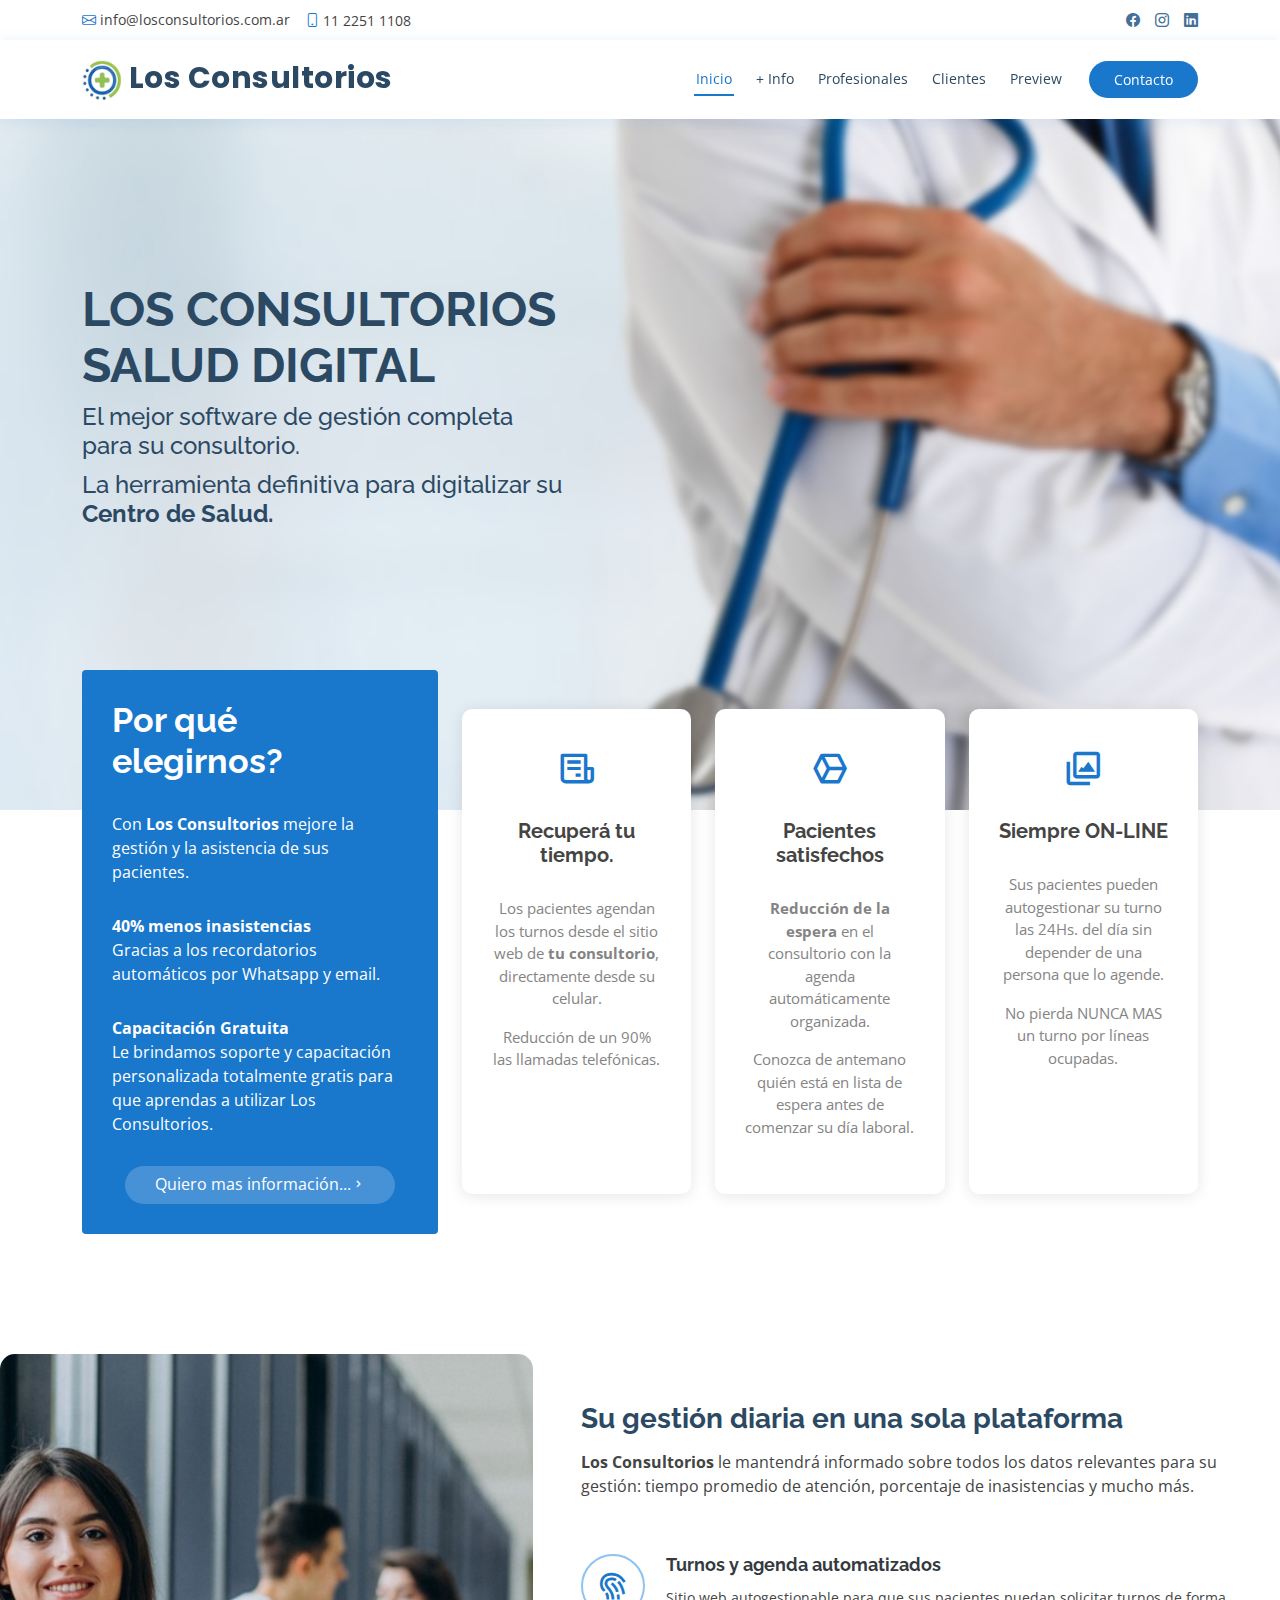
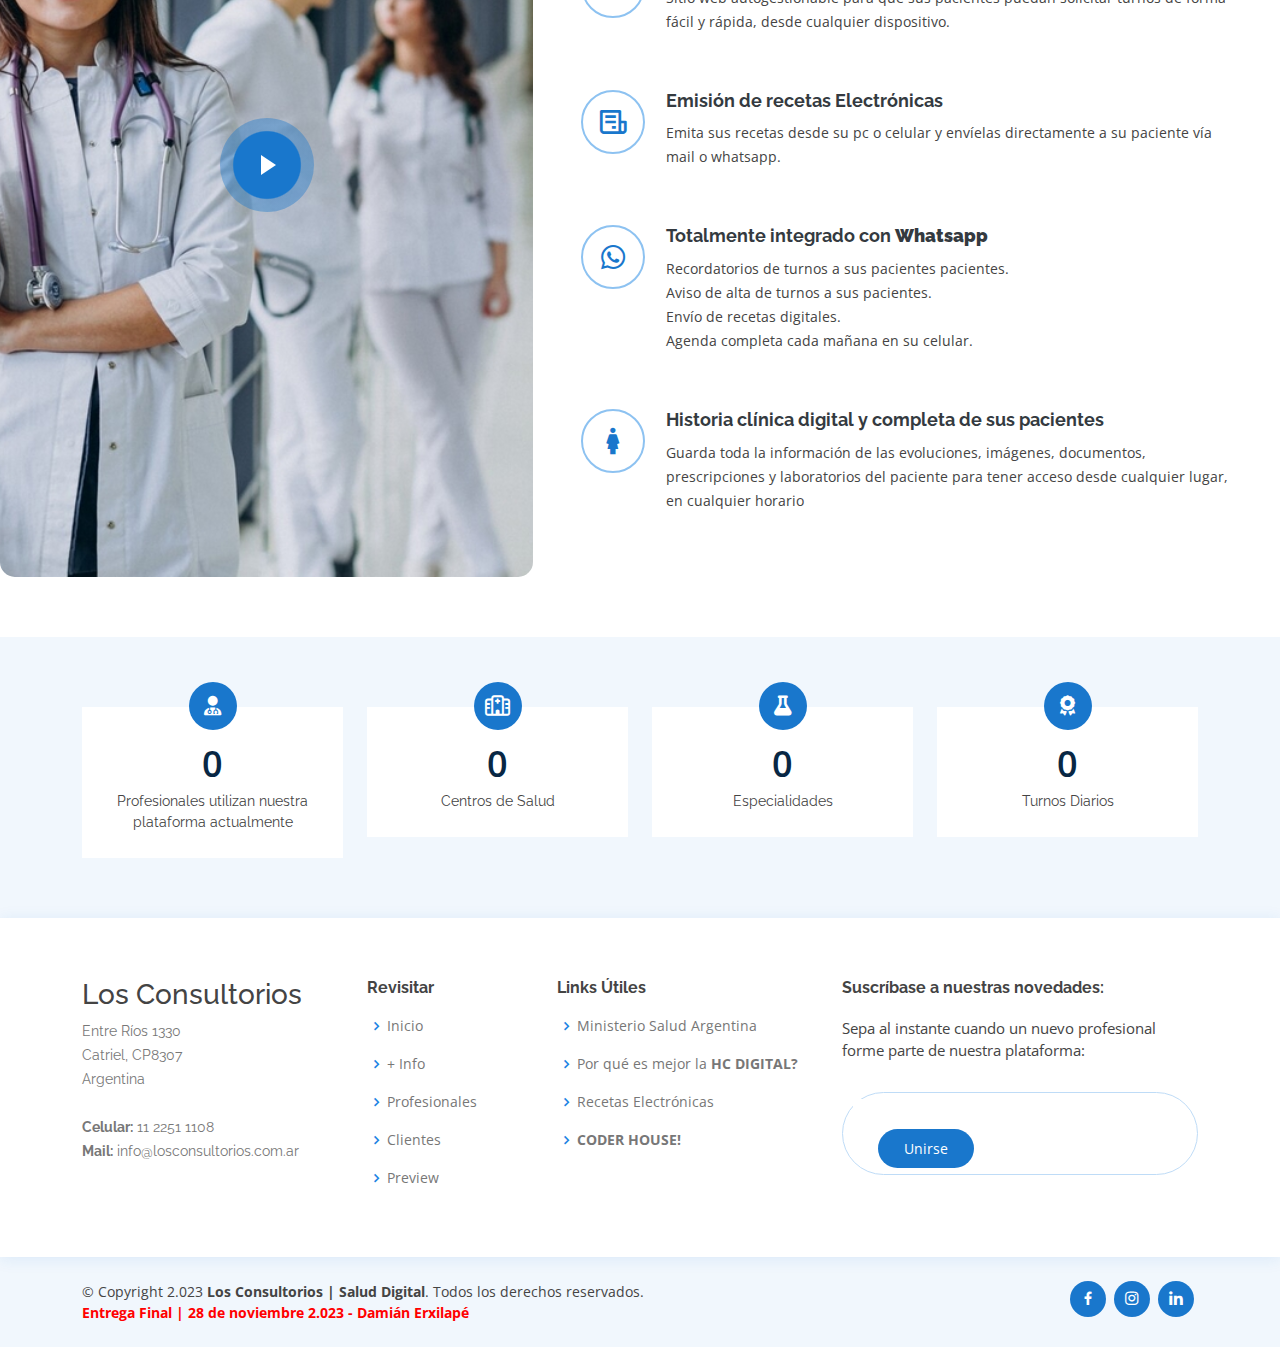
<file: index.html>
<!DOCTYPE html>
<html lang="es">

<head>
  <meta charset="utf-8">
  <meta content="width=device-width, initial-scale=1.0" name="viewport">
  <title>Los Consultorios | Salud Digital</title>
  
  <meta name="author" content="Los Consultorios Salud Digital">

  <!-- METAS -->
  <meta name="description" content="Organizá tu centro de salud de forma rápida y simple. Gestiona tu agenda e historia clínica de tus pacientes. Comenzá a utilizarlo ahora! | Los Consultorios Salud Digital">

  <meta name="keywords" content="consultorio virtual, turnos online desde tu celular, autogestión de turnos, gestion de centros de salud online, historia clinica online, agenda de pacientes, interconsultas, red social medicos">

  <!-- FAVICON -->
  <link href="./favicon.ico" rel="icon">

  <!-- GOOGLE FONTS -->
  <link href="https://fonts.googleapis.com/css?family=Open+Sans:300,300i,400,400i,600,600i,700,700i|Raleway:300,300i,400,400i,500,500i,600,600i,700,700i|Poppins:300,300i,400,400i,500,500i,600,600i,700,700i" rel="stylesheet">

  <!-- BOOTSTRAP 5.0, ICONOS Y ANIMACIONES -->
  <link href="css/fontawesome-free/css/all.min.css" rel="stylesheet">
  <link href="css/animate.css/animate.min.css" rel="stylesheet">
  <link href="css/bootstrap/css/bootstrap.min.css" rel="stylesheet">
  <link href="css/bootstrap-icons/bootstrap-icons.css" rel="stylesheet">
  <link href="css/boxicons/css/boxicons.min.css" rel="stylesheet">
  <link href="css/glightbox/css/glightbox.min.css" rel="stylesheet">
  <link href="css/remixicon/remixicon.css" rel="stylesheet">
  <link href="css/swiper/swiper-bundle.min.css" rel="stylesheet">

  <!-- MODIFICADOR CSS -->
  <link href="./css/estilos.css" rel="stylesheet">
 
</head>
<body>

  <!-- BARRITA SUPERIOR -->
  <div id="topbar" class="d-flex align-items-center fixed-top">
    <div class="container d-flex justify-content-between">
      <div class="contact-info d-flex align-items-center">
        <i class="bi bi-envelope"></i> <a href="mailto:info@losconsultorios.com.ar">info@losconsultorios.com.ar</a>
        <i class="bi bi-phone"></i> 11 2251 1108
      </div>
      <div class="d-none d-lg-flex social-links align-items-center">
        <a href="https://www.facebook.com/damianerx" target="_blank" class="facebook"><i class="bi bi-facebook"></i></a>
        <a href="https://www.instagram.com/deimianerx/" target="_blank" class="instagram"><i class="bi bi-instagram"></i></a>
        <a href="https://www.linkedin.com/in/damianerxilape/" target="_blank" class="linkedin"><i class="bi bi-linkedin"></i></i></a>
      </div>
    </div>
  </div>

  <!-- HEADER -->
  <header id="header" class="fixed-top">
    <div class="container d-flex align-items-center">

      <h1 class="logo me-auto">
        <a href="index.html"><img src="./assets/img/logoHeader.png" alt="" class="img-fluid"> Los Consultorios
        </a>
      </h1>
      
      <nav id="navbar" class="navbar order-last order-lg-0">
        <ul>
          <li><a class="nav-link scrollto active" href="./index.html">Inicio</a></li>
          <li><a class="nav-link scrollto" href="./pages/info.html">+ Info</a></li>
          <li><a class="nav-link scrollto" href="./pages/profesionales.html">Profesionales</a></li>
          <li><a class="nav-link scrollto" href="./pages/clientes.html">Clientes</a></li>
          <li><a class="nav-link scrollto" href="./pages/preview.html">Preview</a></li>
        </ul>
        <i class="bi bi-list mobile-nav-toggle"></i>
      </nav>

      <a href="./pages/contacto.html" class="appointment-btn scrollto"><span class="d-none d-md-inline"></span>Contacto</a>

    </div>
  </header>
  <!-- FIN HEADER -->

    <section id="hero" class="d-flex align-items-center">
      <div class="container">
        <h1>Los Consultorios<br>Salud Digital
        </h1>
        <h2>El mejor software de gestión completa <br>
           para su consultorio.</h2>
        <h2>La herramienta definitiva para digitalizar su <br>
          <span><strong>Centro de Salud.</strong></span>
        </h2>
      </div>
    </section>

  <main id="main">

    <section id="why-us" class="why-us">
      <div class="container">

        <div class="row">
          <div class="col-lg-4 d-flex align-items-stretch">
            <div class="content">
              <h3>Por qué elegirnos?</h3>
              <p>
                Con <span><strong>Los Consultorios</strong></span> mejore la gestión y la asistencia de sus pacientes.
              </p>
              <p>
                <span><strong>40% menos inasistencias</strong></span><br>Gracias a los recordatorios automáticos por Whatsapp y email.
              </p>
              <p>
                <span><strong>Capacitación Gratuita</strong></span><br>Le brindamos soporte y capacitación personalizada totalmente gratis para que aprendas a utilizar Los Consultorios.
              </p>
              <div class="text-center">
                <a href="./pages/info.html" class="more-btn">Quiero mas información...<i class="bx bx-chevron-right"></i></a>
              </div>
            </div>
          </div>
          <div class="col-lg-8 d-flex align-items-stretch">

            <div class="icon-boxes d-flex flex-column justify-content-center">
              <div class="row">
                <div class="col-xl-4 d-flex align-items-stretch">
                  <div class="icon-box mt-4 mt-xl-0">
                    <i class="bx bx-receipt"></i>
                    <h4>Recuperá tu tiempo.</h4>
                    <p>Los pacientes agendan los turnos desde el sitio web de <span><strong>tu consultorio</strong></span>, directamente desde su celular.
                    </p>
                    <p>
                      Reducción de un 90% las llamadas telefónicas.
                    </p>
                  </div>
                </div>
                <div class="col-xl-4 d-flex align-items-stretch">
                  <div class="icon-box mt-4 mt-xl-0">
                    <i class="bx bx-cube-alt"></i>
                    <h4>Pacientes satisfechos</h4>
                    <p><span><strong>Reducción de la espera</strong></span> en el consultorio con la agenda automáticamente organizada.</p>
                    <p>Conozca de antemano quién está en lista de espera antes de comenzar su día laboral.</p>
                  </div>
                </div>
                <div class="col-xl-4 d-flex align-items-stretch">
                  <div class="icon-box mt-4 mt-xl-0">
                    <i class="bx bx-images"></i>
                    <h4>Siempre ON-LINE</h4>
                    <p>Sus pacientes pueden autogestionar su turno las 24Hs. del día sin depender de una persona que lo agende.</p>
                    <p>No pierda NUNCA MAS un turno por líneas ocupadas.</p>
                  </div>
                </div>
              </div>
            </div>

          </div>
        </div>

      </div>
    </section>

    <!-- ======= + INFO SECCION ======= -->
    <section id="about" class="about">
      <div class="container-fluid">

        <div class="row">
          <div class="col-xl-5 col-lg-6 video-box d-flex justify-content-center align-items-stretch position-relative">
            <a href="https://youtu.be/e89J3eW4a24" class="glightbox play-btn mb-4"></a>
          </div>

          <div class="col-xl-7 col-lg-6 icon-boxes d-flex flex-column align-items-stretch justify-content-center py-5 px-lg-5">
            <h3>Su gestión diaria en una sola plataforma</h3>
            <p><span><strong>Los Consultorios</strong></span> le mantendrá informado sobre todos los datos relevantes para su gestión: tiempo promedio de atención, porcentaje de inasistencias y mucho más.</p>

            <div class="icon-box">
              <div class="icon"><i class="bx bx-fingerprint"></i></div>
              <h4 class="title"><a href="./pages/info.html">Turnos y agenda automatizados</a></h4>
              <p class="description">Sitio web autogestionable para que sus pacientes puedan solicitar turnos de forma fácil y rápida, desde cualquier dispositivo.</p>
            </div>

            <div class="icon-box">
              <div class="icon"><i class="bx bx-receipt"></i></div>
              <h4 class="title"><a href="./pages/info.html">Emisión de recetas Electrónicas</a></h4>
              <p class="description">Emita sus recetas desde su pc o celular y envíelas directamente a su paciente vía mail o whatsapp.</p>
            </div>

            <div class="icon-box">
              <div class="icon"><i class="bx bxl-whatsapp"></i></div>
              <h4 class="title"><a href="./pages/info.html">Totalmente integrado con <span><strong>Whatsapp</strong></span></a></h4>
              <p class="description">Recordatorios de turnos a sus pacientes pacientes. <br>
                Aviso de alta de turnos a sus pacientes. <br>
                Envío de recetas digitales. <br>
                Agenda completa cada mañana en su celular.
              </p>
            </div>

            <div class="icon-box">
              <div class="icon"><i class="bx bx-female"></i></div>
              <h4 class="title"><a href="./pages/info.html">Historia clínica digital y completa de sus pacientes</a></h4>
              <p class="description">Guarda toda la información de las evoluciones, imágenes, documentos, prescripciones y laboratorios del paciente para tener acceso desde cualquier lugar, en cualquier horario</p>
            </div>

          </div>
        </div>

      </div>
    </section>
    <!-- FIN SECCIÓN + INFO -->

    <!--  SECCIÓN CONTADORES  -->
    <section id="counts" class="counts">
      <div class="container">

        <div class="row">

          <div class="col-lg-3 col-md-6">
            <div class="count-box">
              <i class="fas fa-user-md"></i>
              <span data-purecounter-start="0" data-purecounter-end="47" data-purecounter-duration="1" class="purecounter"></span>
              <p>Profesionales utilizan nuestra plataforma actualmente</p>
            </div>
          </div>

          <div class="col-lg-3 col-md-6 mt-5 mt-md-0">
            <div class="count-box">
              <i class="far fa-hospital"></i>
              <span data-purecounter-start="0" data-purecounter-end="6" data-purecounter-duration="1" class="purecounter"></span>
              <p>Centros de Salud</p>
            </div>
          </div>

          <div class="col-lg-3 col-md-6 mt-5 mt-lg-0">
            <div class="count-box">
              <i class="fas fa-flask"></i>
              <span data-purecounter-start="0" data-purecounter-end="58" data-purecounter-duration="1" class="purecounter"></span>
              <p>Especialidades</p>
            </div>
          </div>

          <div class="col-lg-3 col-md-6 mt-5 mt-lg-0">
            <div class="count-box">
              <i class="fas fa-award"></i>
              <span data-purecounter-start="0" data-purecounter-end="1034" data-purecounter-duration="1" class="purecounter"></span>
              <p>Turnos Diarios</p>
            </div>
          </div>

        </div>

      </div>
    </section>
    <!-- FIN SECCIÓN DE CONTADORES -->

  </main>

  <footer id="footer">
    <div class="footer-top">
      <div class="container">
        <div class="row">
          <div class="col-lg-3 col-md-6 footer-contact">
            <h3>Los Consultorios</h3>
            <p>
              Entre Ríos 1330 <br>
              Catriel, CP8307<br>
              Argentina <br><br>
              <strong>Celular:</strong> 11 2251 1108<br>
              <strong>Mail:</strong> info@losconsultorios.com.ar<br>
            </p>
          </div>

          <div class="col-lg-2 col-md-6 footer-links">
            <h4>Revisitar</h4>
            <ul>
              <li><i class="bx bx-chevron-right"></i> <a href="./index.html">Inicio</a></li>
              <li><i class="bx bx-chevron-right"></i> <a href="./pages/info.html">+ Info</a></li>
              <li><i class="bx bx-chevron-right"></i> <a href="./pages/profesionales.html">Profesionales</a></li>
              <li><i class="bx bx-chevron-right"></i> <a href="./pages/clientes.html">Clientes</a></li>
              <li><i class="bx bx-chevron-right"></i> <a href="./pages/preview.html">Preview</a></li>
            </ul>
          </div>

          <div class="col-lg-3 col-md-6 footer-links">
            <h4>Links Útiles</h4>
            <ul>
              <li><i class="bx bx-chevron-right"></i> <a href="https://salud.gob.ar/" target="_blank">Ministerio Salud Argentina</a></li>
              <li><i class="bx bx-chevron-right"></i> <a href="https://salud.gob.ar/dels/entradas/historia-clinica-electronica" target="_blank">Por qué es mejor la <span><strong>HC DIGITAL?</strong></span></a></li>
              <li><i class="bx bx-chevron-right"></i> <a href="https://www.argentina.gob.ar/noticias/receta-digital-yo-electronica" target="_blank">Recetas Electrónicas</a></li>
              <li><i class="bx bx-chevron-right"></i> <a href="https://www.coderhouse.com" target="_blank"><strong>CODER HOUSE!</strong></a></li>
            </ul>
          </div>

          <div class="col-lg-4 col-md-6 footer-newsletter">
            <h4>Suscríbase a nuestras novedades:</h4>
            <p>Sepa al instante cuando un nuevo profesional forme parte de nuestra plataforma:</p>
            <form action="" method="post">
              <input type="email" name="email"><a class="btn appointment-btn" href="./pages/404.html">Unirse</a>
            </form>
          </div>

        </div>
      </div>
    </div>

    <div class="container d-md-flex py-4">

      <div class="me-md-auto text-center text-md-start">
        <div class="copyright">
          &copy; Copyright 2.023 <strong><span>Los Consultorios | Salud Digital</span></strong>. Todos los derechos reservados.<br>
          <span class="entrega">Entrega Final | 28 de noviembre 2.023 - Damián Erxilapé</span>
        </div>
      </div>

      <!-- ICONOS DEL FOOTER -->
      <div class="social-links text-center text-md-right pt-3 pt-md-0">
        <a href="https://www.facebook.com/damianerx" target="_blank" class="facebook"><i class="bx bxl-facebook"></i></a>
        <a href="https://www.instagram.com/deimianerx/" target="_blank" class="instagram"><i class="bx bxl-instagram"></i></a>
        <a href="https://www.linkedin.com/in/damianerxilape/" target="_blank" class="linkedin"><i class="bx bxl-linkedin"></i></a>
      </div>
    </div>
  </footer>

  <div id="preloader"></div>
  <a href="./pages/404.html" class="back-to-top d-flex align-items-center justify-content-center"><i class="bi bi-arrow-up-short"></i></a>

<!-- JS ANIMACIONES -->
<script src="./css/purecounter/purecounter_vanilla.js"></script>
<script src="./css/bootstrap/js/bootstrap.bundle.min.js"></script>
<script src="./css/glightbox/js/glightbox.min.js"></script>
<script src="./css/swiper/swiper-bundle.min.js"></script>

<!-- JS MAIN Y CARGA -->
<script src="./js/main.js"></script>
</body>

</html>
</file>
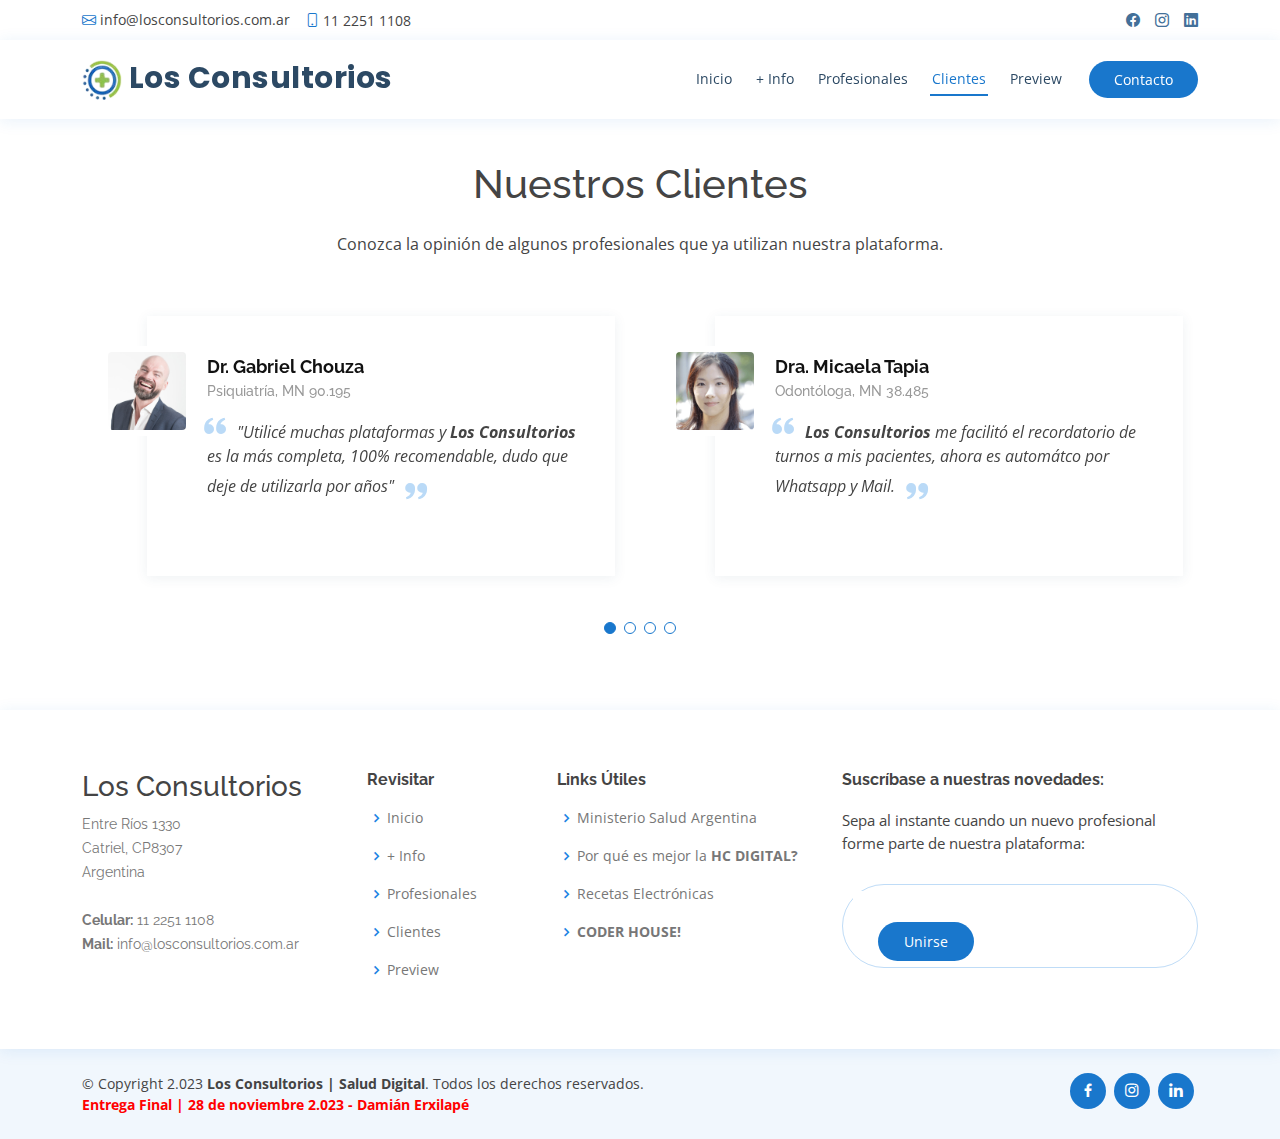
<file: pages/clientes.html>
<!DOCTYPE html>
<html lang="es">

<head>
  <meta charset="utf-8">
  <meta content="width=device-width, initial-scale=1.0" name="viewport">
  <title>Nuestros Clientes | Los Consultorios</title>
  
  <meta name="author" content="Los Consultorios Salud Digital">

  <!-- METAS -->
  <meta name="description" content="Testimonios de nuestros clientes y pacientes, atención y satisfacción garantizada | Los Consultorios Salud Digital">

  <meta name="keywords" content="consultorio virtual, turnos online desde tu celular, autogestión de turnos, gestion de centros de salud online, historia clinica online, agenda de pacientes, interconsultas, red social medicos">

  <!-- FAVICON -->
  <link href="../favicon.ico" rel="icon">

  <!-- GOOGLE FONTS -->
  <link href="https://fonts.googleapis.com/css?family=Open+Sans:300,300i,400,400i,600,600i,700,700i|Raleway:300,300i,400,400i,500,500i,600,600i,700,700i|Poppins:300,300i,400,400i,500,500i,600,600i,700,700i" rel="stylesheet">

  <!-- BOOTSTRAP 5.0, ICONOS Y ANIMACIONES -->
  <link rel="stylesheet" href="../css/fontawesome-free/css/all.min.css">
  <link rel="stylesheet" href="../css/animate.css/animate.min.css">
  <link rel="stylesheet" href="../css/bootstrap/css/bootstrap.min.css">
  <link rel="stylesheet" href="../css/bootstrap-icons/bootstrap-icons.css">
  <link rel="stylesheet" href="../css/boxicons/css/boxicons.min.css">
  <link rel="stylesheet" href="../css/glightbox/css/glightbox.min.css">
  <link rel="stylesheet" href="../css/remixicon/remixicon.css">
  <link rel="stylesheet" href="../css/swiper/swiper-bundle.min.css">

  <!-- MODIFICADOR CSS -->
  <link href="../css/estilos.css" rel="stylesheet">
</head>
<body>

  <!-- BARRITA SUPERIOR -->
  <div id="topbar" class="d-flex align-items-center fixed-top">
    <div class="container d-flex justify-content-between">
      <div class="contact-info d-flex align-items-center">
        <i class="bi bi-envelope"></i> <a href="mailto:info@losconsultorios.com.ar">info@losconsultorios.com.ar</a>
        <i class="bi bi-phone"></i> 11 2251 1108
      </div>
      <div class="d-none d-lg-flex social-links align-items-center">
        <a href="https://www.facebook.com/damianerx" target="_blank" class="facebook"><i class="bi bi-facebook"></i></a>
        <a href="https://www.instagram.com/deimianerx/" target="_blank" class="instagram"><i class="bi bi-instagram"></i></a>
        <a href="https://www.linkedin.com/in/damianerxilape/" target="_blank" class="linkedin"><i class="bi bi-linkedin"></i></i></a>
      </div>
    </div>
  </div>

  <!-- HEADER -->
  <header id="header" class="fixed-top">
    <div class="container d-flex align-items-center">

      <h1 class="logo me-auto">
        <a href="../index.html"><img src="../assets/img/logoHeader.png" alt="" class="img-fluid"> Los Consultorios
        </a>
      </h1>
      
      <nav id="navbar" class="navbar order-last order-lg-0">
        <ul>
          <li><a class="nav-link scrollto" href="../index.html">Inicio</a></li>
          <li><a class="nav-link scrollto" href="./info.html">+ Info</a></li>
          <li><a class="nav-link scrollto" href="./profesionales.html">Profesionales</a></li>
          <li><a class="nav-link scrollto active" href="./clientes.html">Clientes</a></li>
          <li><a class="nav-link scrollto" href="./preview.html">Preview</a></li>
        </ul>
        <i class="bi bi-list mobile-nav-toggle"></i>
      </nav>

      <a href="./contacto.html" class="appointment-btn scrollto"><span class="d-none d-md-inline"></span>Contacto</a>

    </div>
  </header>
  <!-- FIN HEADER -->

  <main id="main">

    <!-- ======= NUESTROS CLIENTES ======= -->
    <section id="testimonials" class="testimonials" style="margin-top: 100px;">
      <div class="container">
        
        <div class="section-title">
          <h1 class="mb-4">Nuestros Clientes</h1>
          <p>Conozca la opinión de algunos profesionales que ya utilizan nuestra plataforma.
          </p>
        </div>

        <div class="testimonials-slider swiper" data-aos="fade-up" data-aos-delay="100">
          <div class="swiper-wrapper">

            <div class="swiper-slide">
              <div class="testimonial-wrap">
                <div class="testimonial-item">
                  <img src="../assets/img/clientes/pela.jpg" class="testimonial-img" alt="">
                  <h3>Dr. Gabriel Chouza</h3>
                  <h4>Psiquiatría, MN 90.195</h4>
                  <p>
                    <i class="bx bxs-quote-alt-left quote-icon-left"></i>
                    "Utilicé muchas plataformas y <span><strong>Los Consultorios</strong></span> es la más completa, 100% recomendable, dudo que deje de utilizarla por años"
                    <i class="bx bxs-quote-alt-right quote-icon-right"></i>
                  </p>
                </div>
              </div>
            </div>
            <!-- FIN CLIENTE ITEM -->

            <div class="swiper-slide">
              <div class="testimonial-wrap">
                <div class="testimonial-item">
                  <img src="../assets/img/clientes/china.jpg" class="testimonial-img" alt="">
                  <h3>Dra. Micaela Tapia</h3>
                  <h4>Odontóloga, MN 38.485</h4>
                  <p>
                    <i class="bx bxs-quote-alt-left quote-icon-left"></i>
                    <span><strong>Los Consultorios</strong></span> me facilitó el recordatorio de turnos a mis pacientes, ahora es automátco por Whatsapp y Mail.
                    <i class="bx bxs-quote-alt-right quote-icon-right"></i>
                  </p>
                </div>
              </div>
            </div>
            <!-- FIN CLIENTE ITEM -->

            <div class="swiper-slide">
              <div class="testimonial-wrap">
                <div class="testimonial-item">
                  <img src="../assets/img/clientes/rubia.jpg" class="testimonial-img" alt="">
                  <h3>Dra. Natadia Despósito</h3>
                  <h4>Pediatra, MN 14.188</h4>
                  <p>
                    <i class="bx bxs-quote-alt-left quote-icon-left"></i>
                    <span><strong>Los Consultorios</strong></span> me ayudó a reducir el ausentismo con los recodatorios de turnos. Es de fácil acceso para los profesionales y muy práctica historia clínica.
                    <i class="bx bxs-quote-alt-right quote-icon-right"></i>
                  </p>
                </div>
              </div>
            </div>
            <!-- FIN CLIENTE ITEM -->

            <div class="swiper-slide">
              <div class="testimonial-wrap">
                <div class="testimonial-item">
                  <img src="../assets/img/clientes/flogger.jpg" class="testimonial-img" alt="">
                  <h3>Dr. Esteban Moure</h3>
                  <h4>Médico Cirujano, MN 126.286</h4>
                  <p>
                    <i class="bx bxs-quote-alt-left quote-icon-left"></i>
                    Me permite ahorrar tiempo, organiza mi trabajo y genera mayor seguridad en la atención de mis pacientes.
                    <i class="bx bxs-quote-alt-right quote-icon-right"></i>
                  </p>
                </div>
              </div>
            </div>
            <!-- FIN CLIENTE ITEM -->

          </div>
          <div class="swiper-pagination"></div>
        </div>

      </div>
    </section>
    <!-- FIN SECCIÓN NUESTROS CLIENTES -->

  </main>

  <footer id="footer">

    <div class="footer-top">
      <div class="container">
        <div class="row">

          <div class="col-lg-3 col-md-6 footer-contact">
            <h3>Los Consultorios</h3>
            <p>
              Entre Ríos 1330 <br>
              Catriel, CP8307<br>
              Argentina <br><br>
              <strong>Celular:</strong> 11 2251 1108<br>
              <strong>Mail:</strong> info@losconsultorios.com.ar<br>
            </p>
          </div>

          <div class="col-lg-2 col-md-6 footer-links">
            <h4>Revisitar</h4>
            <ul>
              <li><i class="bx bx-chevron-right"></i> <a href="../index.html">Inicio</a></li>
              <li><i class="bx bx-chevron-right"></i> <a href="./info.html">+ Info</a></li>
              <li><i class="bx bx-chevron-right"></i> <a href="./profesionales.html">Profesionales</a></li>
              <li><i class="bx bx-chevron-right"></i> <a href="./clientes.html">Clientes</a></li>
              <li><i class="bx bx-chevron-right"></i> <a href="./preview.html">Preview</a></li>
            </ul>
          </div>

          <div class="col-lg-3 col-md-6 footer-links">
            <h4>Links Útiles</h4>
            <ul>
              <li><i class="bx bx-chevron-right"></i> <a href="https://salud.gob.ar/" target="_blank">Ministerio Salud Argentina</a></li>
              <li><i class="bx bx-chevron-right"></i> <a href="https://salud.gob.ar/dels/entradas/historia-clinica-electronica" target="_blank">Por qué es mejor la <span><strong>HC DIGITAL?</strong></span></a></li>
              <li><i class="bx bx-chevron-right"></i> <a href="https://www.argentina.gob.ar/noticias/receta-digital-yo-electronica" target="_blank">Recetas Electrónicas</a></li>
              <li><i class="bx bx-chevron-right"></i> <a href="https://www.coderhouse.com" target="_blank"><strong>CODER HOUSE!</strong></a></li>
            </ul>
          </div>

          <div class="col-lg-4 col-md-6 footer-newsletter">
            <h4>Suscríbase a nuestras novedades:</h4>
            <p>Sepa al instante cuando un nuevo profesional forme parte de nuestra plataforma:</p>
            <form action="" method="post">
              <input type="email" name="email"><a class="btn appointment-btn" href="./404.html">Unirse</a>
            </form>
          </div>

        </div>
      </div>
    </div>

    <div class="container d-md-flex py-4">

      <div class="me-md-auto text-center text-md-start">
        <div class="copyright">
          &copy; Copyright 2.023 <strong><span>Los Consultorios | Salud Digital</span></strong>. Todos los derechos reservados.<br>
          <span class="entrega">Entrega Final | 28 de noviembre 2.023 - Damián Erxilapé</span>
        </div>
      </div>

      <!-- ICONOS DEL FOOTER -->
      <div class="social-links text-center text-md-right pt-3 pt-md-0">
        <a href="https://www.facebook.com/damianerx" target="_blank" class="facebook"><i class="bx bxl-facebook"></i></a>
        <a href="https://www.instagram.com/deimianerx/" target="_blank" class="instagram"><i class="bx bxl-instagram"></i></a>
        <a href="https://www.linkedin.com/in/damianerxilape/" target="_blank" class="linkedin"><i class="bx bxl-linkedin"></i></a>
      </div>
    </div>
  </footer>

  <div id="preloader"></div>
  <a href="#" class="back-to-top d-flex align-items-center justify-content-center"><i class="bi bi-arrow-up-short"></i></a>

<!-- JS ANIMACIONES -->
<script src="../css/purecounter/purecounter_vanilla.js"></script>
<script src="../css/bootstrap/js/bootstrap.bundle.min.js"></script>
<script src="../css/glightbox/js/glightbox.min.js"></script>
<script src="../css/swiper/swiper-bundle.min.js"></script>

<!-- JS MAIN Y CARGA -->
<script src="../js/main.js"></script>
</body>

</html>
</file>
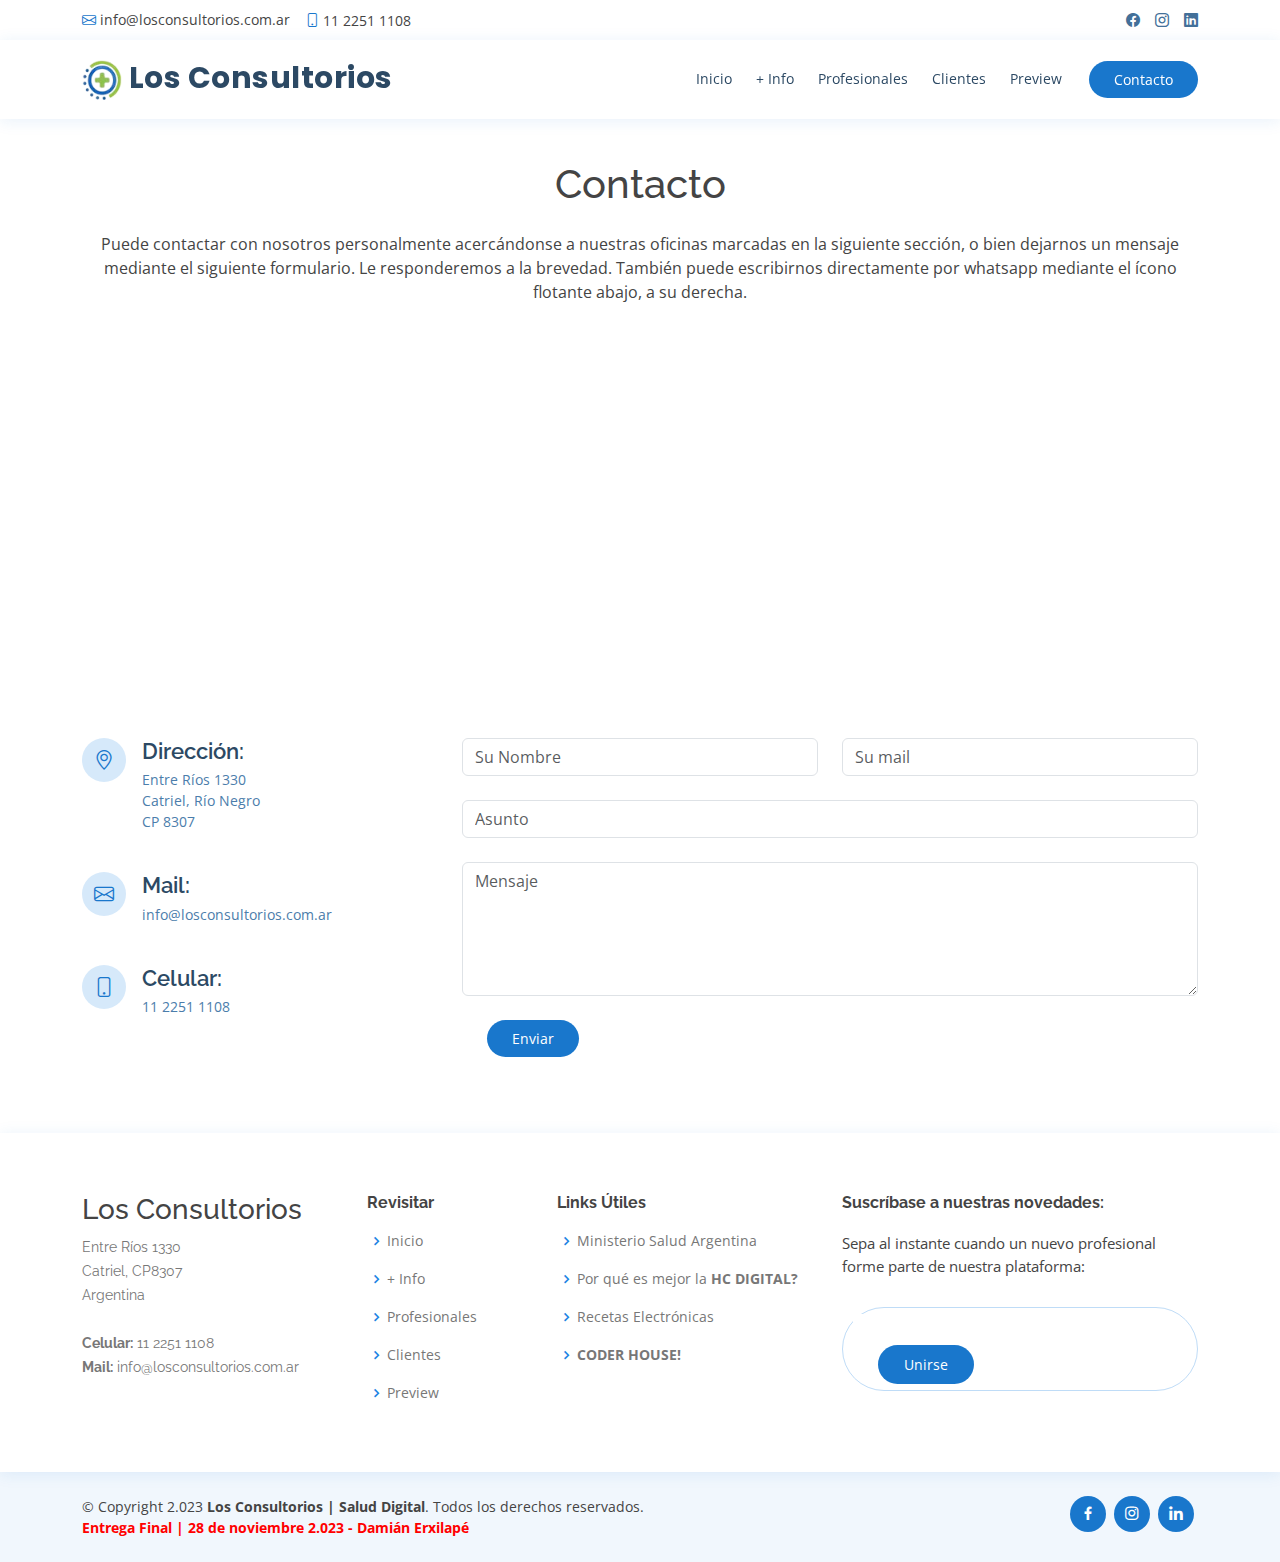
<file: pages/contacto.html>
<!DOCTYPE html>
<html lang="es">

<head>
  <meta charset="utf-8">
  <meta content="width=device-width, initial-scale=1.0" name="viewport">
  <title>Contactenos | Los Consultorios</title>
  
  <meta name="author" content="Los Consultorios Salud Digital">

  <!-- METAS -->
  <meta name="description" content="Comunicate con nosotros vía web, vía mail o por whatsapp | Los Consultorios Salud Digital">

  <meta name="keywords" content="consultorio virtual, turnos online desde tu celular, autogestión de turnos, gestion de centros de salud online, historia clinica online, agenda de pacientes, interconsultas, red social medicos">

  <!-- FAVICON -->
  <link href="../favicon.ico" rel="icon">

  <!-- GOOGLE FONTS -->
  <link href="https://fonts.googleapis.com/css?family=Open+Sans:300,300i,400,400i,600,600i,700,700i|Raleway:300,300i,400,400i,500,500i,600,600i,700,700i|Poppins:300,300i,400,400i,500,500i,600,600i,700,700i" rel="stylesheet">

  <!-- BOOTSTRAP 5.0, ICONOS Y ANIMACIONES -->
  <link rel="stylesheet" href="../css/fontawesome-free/css/all.min.css">
  <link rel="stylesheet" href="../css/animate.css/animate.min.css">
  <link rel="stylesheet" href="../css/bootstrap/css/bootstrap.min.css">
  <link rel="stylesheet" href="../css/bootstrap-icons/bootstrap-icons.css">
  <link rel="stylesheet" href="../css/boxicons/css/boxicons.min.css">
  <link rel="stylesheet" href="../css/glightbox/css/glightbox.min.css">
  <link rel="stylesheet" href="../css/remixicon/remixicon.css">
  <link rel="stylesheet" href="../css/swiper/swiper-bundle.min.css">

  <!-- MODIFICADOR CSS -->
  <link href="../css/estilos.css" rel="stylesheet">
 
</head>
<body>

  <!-- BARRITA SUPERIOR -->
  <div id="topbar" class="d-flex align-items-center fixed-top">
    <div class="container d-flex justify-content-between">
      <div class="contact-info d-flex align-items-center">
        <i class="bi bi-envelope"></i> <a href="mailto:info@losconsultorios.com.ar">info@losconsultorios.com.ar</a>
        <i class="bi bi-phone"></i> 11 2251 1108
      </div>
      <div class="d-none d-lg-flex social-links align-items-center">
        <a href="https://www.facebook.com/damianerx" target="_blank" class="facebook"><i class="bi bi-facebook"></i></a>
        <a href="https://www.instagram.com/deimianerx/" target="_blank" class="instagram"><i class="bi bi-instagram"></i></a>
        <a href="https://www.linkedin.com/in/damianerxilape/" target="_blank" class="linkedin"><i class="bi bi-linkedin"></i></i></a>
      </div>
    </div>
  </div>

  <!-- HEADER -->
  <header id="header" class="fixed-top">
    <div class="container d-flex align-items-center">

      <h1 class="logo me-auto">
        <a href="../index.html"><img src="../assets/img/logoHeader.png" alt="" class="img-fluid"> Los Consultorios
        </a>
      </h1>
      
      <nav id="navbar" class="navbar order-last order-lg-0">
        <ul>
          <li><a class="nav-link scrollto" href="../index.html">Inicio</a></li>
          <li><a class="nav-link scrollto" href="../pages/info.html">+ Info</a></li>
          <li><a class="nav-link scrollto" href="../pages/profesionales.html">Profesionales</a></li>
          <li><a class="nav-link scrollto" href="../pages/clientes.html">Clientes</a></li>
          <li><a class="nav-link scrollto" href="../pages/preview.html">Preview</a></li>
        </ul>
        <i class="bi bi-list mobile-nav-toggle"></i>
      </nav>

      <a href="./contacto.html" class="appointment-btn scrollto active"><span class="d-none d-md-inline"></span>Contacto</a>

    </div>
  </header>

    <section id="contact" class="contact" style="margin-top: 100px;">
      <div class="container">

        <div class="section-title">
          <h1 class="mb-4">Contacto</h1>
          <p>Puede contactar con nosotros personalmente acercándonse a nuestras oficinas marcadas en la siguiente sección, o bien dejarnos un mensaje mediante el siguiente formulario. Le responderemos a la brevedad.
          También puede escribirnos directamente por <span>whatsapp</span> mediante el ícono flotante abajo, a su derecha.
          </p>
        </div>
      </div>

      <div>
        <iframe style="padding: 25px; border-radius: 35px; border:0; width: 100%; height: 350px;" src="https://www.google.com/maps/embed?pb=!1m18!1m12!1m3!1d3148.8719648952215!2d-67.80041852333716!3d-37.88667683820994!2m3!1f0!2f0!3f0!3m2!1i1024!2i768!4f13.1!3m3!1m2!1s0x960aca378de4aca7%3A0xc566c81fe0e5023a!2sEntre%20R%C3%ADos%201330%2C%20Catriel%2C%20R%C3%ADo%20Negro!5e0!3m2!1ses-419!2sar!4v1700875051609!5m2!1ses-419!2sar" frameborder="0" allowfullscreen></iframe>
      </div>

      <div class="container">
        <div class="row mt-5">

          <div class="col-lg-4">
            <div class="info">
              <div class="address">
                <i class="bi bi-geo-alt"></i>
                <h4>Dirección:</h4>
                <p>Entre Ríos 1330<br><span>Catriel</span>, Río Negro<br>CP 8307</p>
              </div>

              <div class="email">
                <i class="bi bi-envelope"></i>
                <h4>Mail:</h4>
                <p>info@losconsultorios.com.ar</p>
              </div>

              <div class="phone">
                <i class="bi bi-phone"></i>
                <h4>Celular:</h4>
                <p>11 2251 1108</p>
              </div>

            </div>

          </div>

          <div class="col-lg-8 mt-5 mt-lg-0">

            <form method="post" role="form">
              <div class="row">
                <div class="col-md-6 form-group">
                  <input type="text" name="name" class="form-control" id="name" placeholder="Su Nombre" required>
                </div>
                <div class="col-md-6 form-group mt-3 mt-md-0">
                  <input type="email" class="form-control" name="email" id="email" placeholder="Su mail" required>
                </div>
              </div>

              <div class="form-group mt-3">
                <input type="text" class="form-control" name="subject" id="subject" placeholder="Asunto" required>
              </div>

              <div class="form-group mt-3">
                <textarea class="form-control" name="message" rows="5" placeholder="Mensaje" required></textarea>
              </div>

              <div><a href="./404.html" class="my-3 text-center appointment-btn scrollto"><span class="d-none d-md-inline"></span>Enviar</a>
              </div>
              
            </form>

          </div>

        </div>

      </div>
    </section>
    <!-- FIN SECCIÓN CONTACTO -->

  </main>

  <footer id="footer">

    <div class="footer-top">
      <div class="container">
        <div class="row">

          <div class="col-lg-3 col-md-6 footer-contact">
            <h3>Los Consultorios</h3>
            <p>
              Entre Ríos 1330 <br>
              Catriel, CP8307<br>
              Argentina <br><br>
              <strong>Celular:</strong> 11 2251 1108<br>
              <strong>Mail:</strong> info@losconsultorios.com.ar<br>
            </p>
          </div>

          <div class="col-lg-2 col-md-6 footer-links">
            <h4>Revisitar</h4>
            <ul>
              <li><i class="bx bx-chevron-right"></i> <a href="../index.html">Inicio</a></li>
              <li><i class="bx bx-chevron-right"></i> <a href="./info.html">+ Info</a></li>
              <li><i class="bx bx-chevron-right"></i> <a href="./profesionales.html">Profesionales</a></li>
              <li><i class="bx bx-chevron-right"></i> <a href="./clientes.html">Clientes</a></li>
              <li><i class="bx bx-chevron-right"></i> <a href="./preview.html">Preview</a></li>
            </ul>
          </div>

          <div class="col-lg-3 col-md-6 footer-links">
            <h4>Links Útiles</h4>
            <ul>
              <li><i class="bx bx-chevron-right"></i> <a href="https://salud.gob.ar/" target="_blank">Ministerio Salud Argentina</a></li>
              <li><i class="bx bx-chevron-right"></i> <a href="https://salud.gob.ar/dels/entradas/historia-clinica-electronica" target="_blank">Por qué es mejor la <span><strong>HC DIGITAL?</strong></span></a></li>
              <li><i class="bx bx-chevron-right"></i> <a href="https://www.argentina.gob.ar/noticias/receta-digital-yo-electronica" target="_blank">Recetas Electrónicas</a></li>
              <li><i class="bx bx-chevron-right"></i> <a href="https://www.coderhouse.com" target="_blank"><strong>CODER HOUSE!</strong></a></li>
            </ul>
          </div>

          <div class="col-lg-4 col-md-6 footer-newsletter">
            <h4>Suscríbase a nuestras novedades:</h4>
            <p>Sepa al instante cuando un nuevo profesional forme parte de nuestra plataforma:</p>
            <form action="" method="post">
              <input type="email" name="email"><a class="btn appointment-btn" href="./404.html">Unirse</a>
            </form>
          </div>

        </div>
      </div>
    </div>

    <div class="container d-md-flex py-4">

      <div class="me-md-auto text-center text-md-start">
        <div class="copyright">
          &copy; Copyright 2.023 <strong><span>Los Consultorios | Salud Digital</span></strong>. Todos los derechos reservados.<br>
          <span class="entrega">Entrega Final | 28 de noviembre 2.023 - Damián Erxilapé</span>
        </div>
      </div>

      <!-- ICONOS DEL FOOTER -->
      <div class="social-links text-center text-md-right pt-3 pt-md-0">
        <a href="https://www.facebook.com/damianerx" target="_blank" class="facebook"><i class="bx bxl-facebook"></i></a>
        <a href="https://www.instagram.com/deimianerx/" target="_blank" class="instagram"><i class="bx bxl-instagram"></i></a>
        <a href="https://www.linkedin.com/in/damianerxilape/" target="_blank" class="linkedin"><i class="bx bxl-linkedin"></i></a>
      </div>
    </div>
  </footer>

  <div id="preloader"></div>
  <a href="#" class="back-to-top d-flex align-items-center justify-content-center"><i class="bi bi-arrow-up-short"></i></a>

<!-- JS ANIMACIONES -->
<script src="../css/purecounter/purecounter_vanilla.js"></script>
<script src="../css/bootstrap/js/bootstrap.bundle.min.js"></script>
<script src="../css/glightbox/js/glightbox.min.js"></script>
<script src="../css/swiper/swiper-bundle.min.js"></script>

<!-- JS MAIN Y CARGA -->
<script src="../js/main.js"></script>
</body>

</html>
</file>
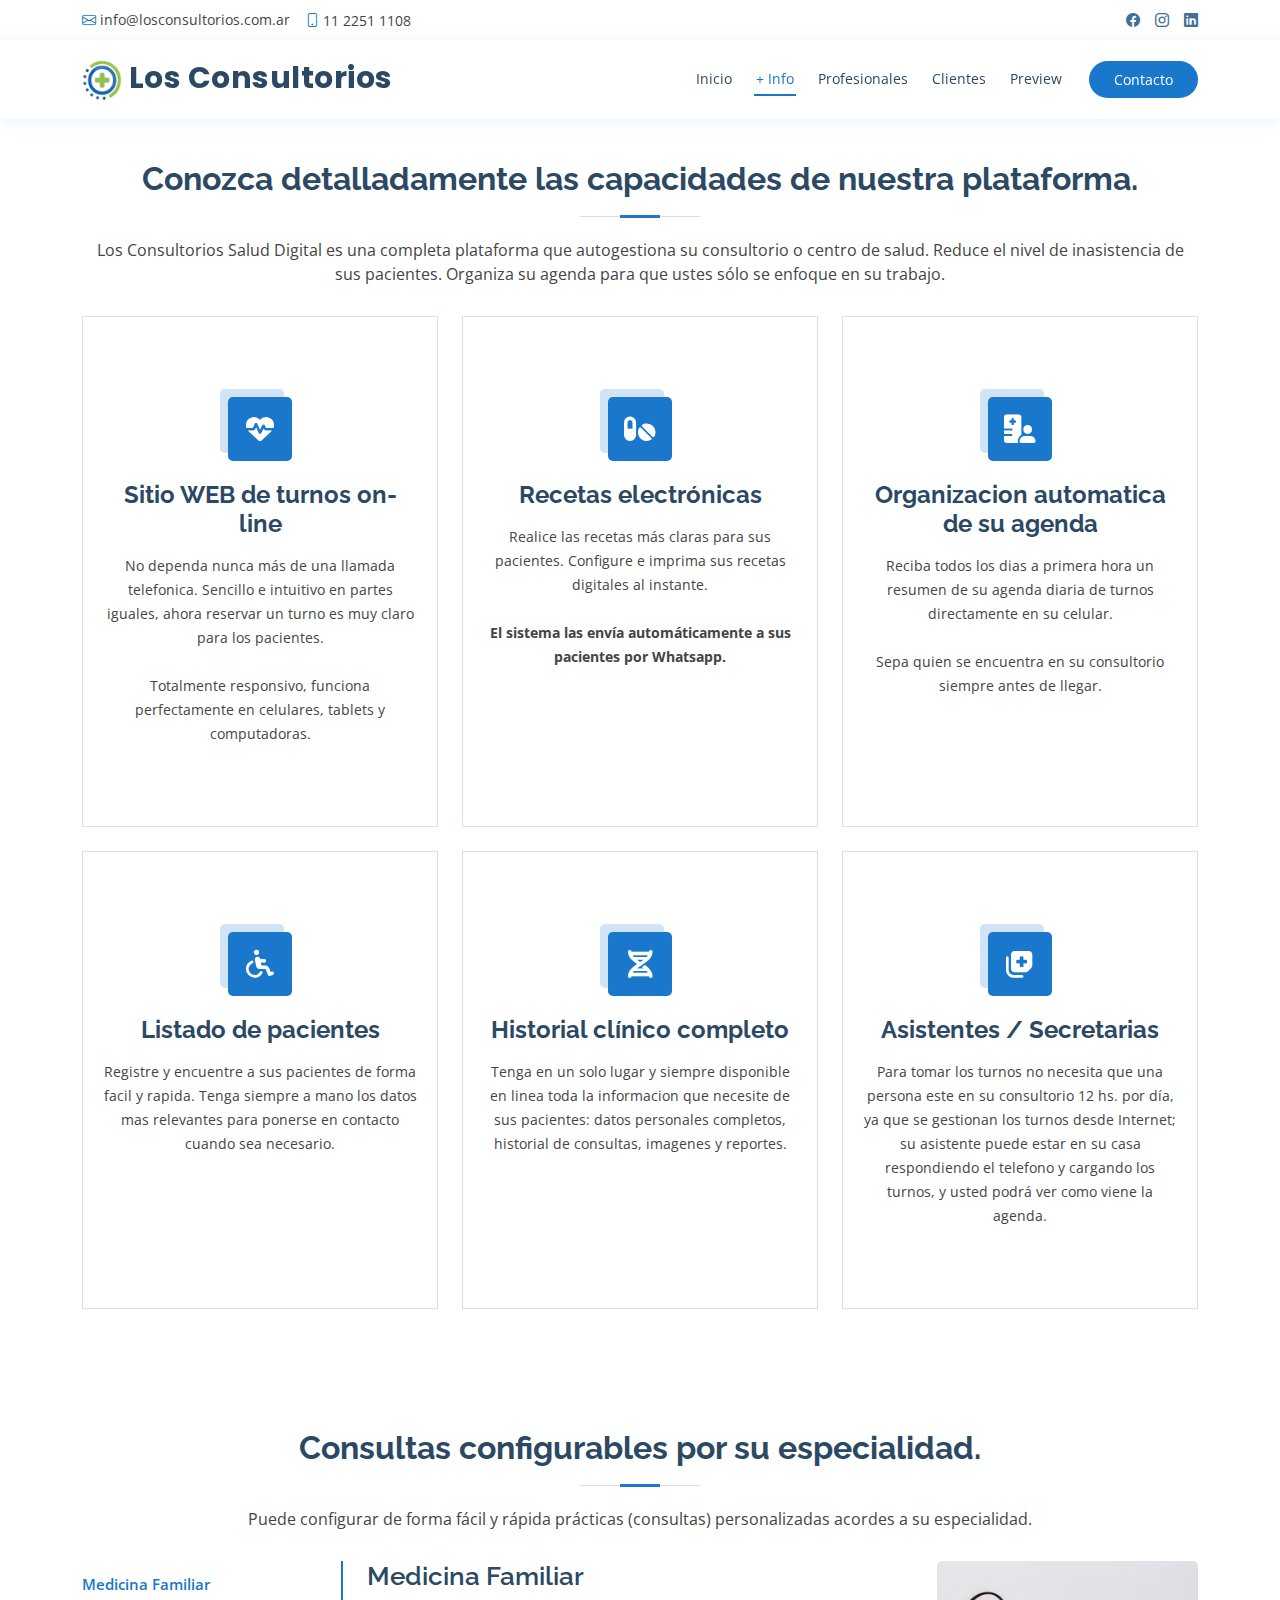
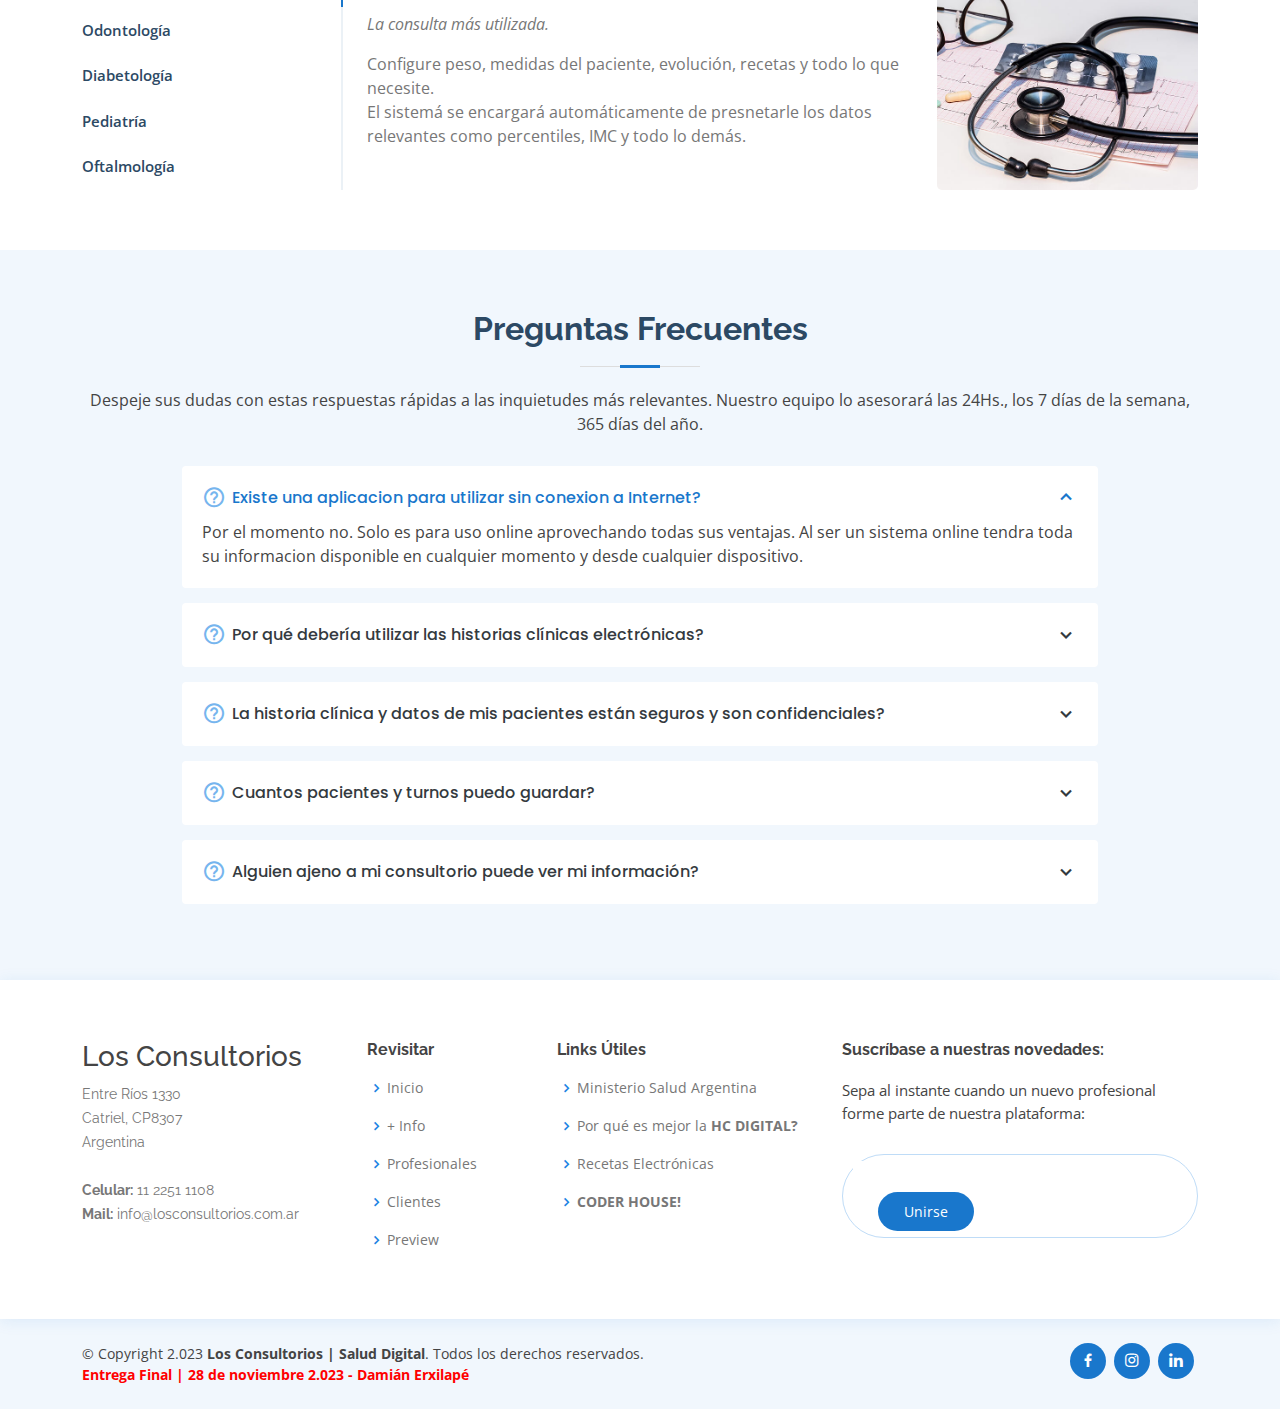
<file: pages/info.html>
<!DOCTYPE html>
<html lang="es">

<head>
  <meta charset="utf-8">
  <meta content="width=device-width, initial-scale=1.0" name="viewport">
  <title>+ Info | Los Consultorios</title>
  
  <meta name="author" content="Los Consultorios Salud Digital">

  <!-- METAS -->
  <meta name="description" content="Enterate de todas las funcionalidades de nuestro sistema de gestión completa, para de forma fácil y eficaz tu consultorio | Los Consultorios Salud Digital">

  <meta name="keywords" content="consultorio virtual, turnos online desde tu celular, autogestión de turnos, gestion de centros de salud online, historia clinica online, agenda de pacientes, interconsultas, red social medicos">

  <!-- FAVICON -->
  <link href="../favicon.ico" rel="icon">

  <!-- GOOGLE FONTS -->
  <link href="https://fonts.googleapis.com/css?family=Open+Sans:300,300i,400,400i,600,600i,700,700i|Raleway:300,300i,400,400i,500,500i,600,600i,700,700i|Poppins:300,300i,400,400i,500,500i,600,600i,700,700i" rel="stylesheet">

  <!-- BOOTSTRAP 5.0, ICONOS Y ANIMACIONES -->
  <link rel="stylesheet" href="../css/fontawesome-free/css/all.min.css">
  <link rel="stylesheet" href="../css/animate.css/animate.min.css">
  <link rel="stylesheet" href="../css/bootstrap/css/bootstrap.min.css">
  <link rel="stylesheet" href="../css/bootstrap-icons/bootstrap-icons.css">
  <link rel="stylesheet" href="../css/boxicons/css/boxicons.min.css">
  <link rel="stylesheet" href="../css/glightbox/css/glightbox.min.css">
  <link rel="stylesheet" href="../css/remixicon/remixicon.css">
  <link rel="stylesheet" href="../css/swiper/swiper-bundle.min.css">

  <!-- MODIFICADOR CSS -->
  <link href="../css/estilos.css" rel="stylesheet">
 
</head>
<body>

  <!-- BARRITA SUPERIOR -->
  <div id="topbar" class="d-flex align-items-center fixed-top">
    <div class="container d-flex justify-content-between">
      <div class="contact-info d-flex align-items-center">
        <i class="bi bi-envelope"></i> <a href="mailto:info@losconsultorios.com.ar">info@losconsultorios.com.ar</a>
        <i class="bi bi-phone"></i> 11 2251 1108
      </div>
      <div class="d-none d-lg-flex social-links align-items-center">
        <a href="https://www.facebook.com/damianerx" target="_blank" class="facebook"><i class="bi bi-facebook"></i></a>
        <a href="https://www.instagram.com/deimianerx/" target="_blank" class="instagram"><i class="bi bi-instagram"></i></a>
        <a href="https://www.linkedin.com/in/damianerxilape/" target="_blank" class="linkedin"><i class="bi bi-linkedin"></i></i></a>
      </div>
    </div>
  </div>

  <!-- HEADER -->
  <header id="header" class="fixed-top">
    <div class="container d-flex align-items-center">

      <h1 class="logo me-auto">
        <a href="../index.html"><img src="../assets/img/logoHeader.png" alt="" class="img-fluid"> Los Consultorios
        </a>
      </h1>
      
      <nav id="navbar" class="navbar order-last order-lg-0">
        <ul>
          <li><a class="nav-link scrollto" href="../index.html">Inicio</a></li>
          <li><a class="nav-link scrollto active" href="./info.html">+ Info</a></li>
          <li><a class="nav-link scrollto" href="./profesionales.html">Profesionales</a></li>
          <li><a class="nav-link scrollto" href="./clientes.html">Clientes</a></li>
          <li><a class="nav-link scrollto" href="./preview.html">Preview</a></li>
        </ul>
        <i class="bi bi-list mobile-nav-toggle"></i>
      </nav>

      <a href="./contacto.html" class="appointment-btn scrollto"><span class="d-none d-md-inline"></span>Contacto</a>

    </div>
  </header>
  <!-- FIN HEADER -->


  <main id="main">

    <!-- ======= SECCIÓN MAS INFORMACIÓN ======= -->
    <section id="services" class="services" style="margin-top: 100px;">
      <div class="container">

        <div class="section-title">
          <h2>Conozca detalladamente las capacidades de nuestra plataforma.</h2>
          <p>Los Consultorios Salud Digital es una completa plataforma que autogestiona su consultorio o centro de salud. Reduce el nivel de inasistencia de sus pacientes. Organiza su agenda para que ustes sólo se enfoque en su trabajo.</p>
        </div>

        <div class="row">
          <div class="col-lg-4 col-md-6 d-flex align-items-stretch">
            <div class="icon-box">
              <div class="icon"><i class="fas fa-heartbeat"></i></div>
              <h4><a href="">Sitio WEB de turnos on-line</a></h4>
              <p>No dependa nunca más de una llamada telefonica. Sencillo e intuitivo en partes iguales, ahora reservar un turno es muy claro para los pacientes. 
              <p><br>Totalmente responsivo, funciona perfectamente en celulares, tablets y computadoras.

              </p>
            </div>
          </div>

          <div class="col-lg-4 col-md-6 d-flex align-items-stretch mt-4 mt-md-0">
            <div class="icon-box">
              <div class="icon"><i class="fas fa-pills"></i></div>
              <h4><a href="">Recetas electrónicas</a></h4>
              <p>Realice las recetas más claras para sus pacientes. Configure e imprima sus recetas digitales al    instante. 
              </p>
              <p><br><span><strong>El sistema las envía automáticamente a sus pacientes por Whatsapp.</strong></span>
              </p>
              
            </div>
          </div>

          <div class="col-lg-4 col-md-6 d-flex align-items-stretch mt-4 mt-lg-0">
            <div class="icon-box">
              <div class="icon"><i class="fas fa-hospital-user"></i></div>
              <h4><a href="">Organizacion automatica de su agenda</a></h4>
              <p>Reciba todos los dias a primera hora un resumen de su agenda diaria de turnos directamente en su celular.</p>
              <p><br>Sepa quien se encuentra en su consultorio siempre antes de llegar.</p>
            </div>
          </div>

          <div class="col-lg-4 col-md-6 d-flex align-items-stretch mt-4">
            <div class="icon-box">
              <div class="icon"><i class="fas fa-wheelchair"></i></div>
              <h4><a href="">Listado de pacientes</a></h4>
              <p>Registre y encuentre a sus pacientes de forma facil y rapida. Tenga siempre a mano los datos mas relevantes para ponerse en contacto cuando sea necesario.</p>
            </div>
          </div>

          <div class="col-lg-4 col-md-6 d-flex align-items-stretch mt-4">
            <div class="icon-box">
              <div class="icon"><i class="fas fa-dna"></i></div>
              <h4><a href="">Historial clínico completo</a></h4>
              <p>Tenga en un solo lugar y siempre disponible en linea toda la informacion que necesite de sus pacientes: datos personales completos, historial de consultas, imagenes y reportes.</p>
            </div>
          </div>

          <div class="col-lg-4 col-md-6 d-flex align-items-stretch mt-4">
            <div class="icon-box">
              <div class="icon"><i class="fas fa-notes-medical"></i></div>
              <h4><a href="">Asistentes / Secretarias</a></h4>
              <p>Para tomar los turnos no necesita que una persona este en su consultorio 12 hs. por día, ya que se gestionan los turnos desde Internet; su asistente puede estar en su casa respondiendo el telefono y cargando los turnos, y usted podrá ver como viene la agenda.</p>
            </div>
          </div>

        </div>

      </div>
    </section>
    <!-- FIN SECCIÓN MAS INFO -->

    <!-- ======= SECCIÓN CONSULTAS MËDICAS ======= -->
    <section id="departments" class="departments">
      <div class="container">

        <div class="section-title">
          <h2>Consultas configurables por su especialidad.</h2>
          <p>Puede configurar de forma fácil y rápida prácticas (consultas) personalizadas acordes a su especialidad.</p>
        </div>

        <div class="row gy-4">
          <div class="col-lg-3">
            <ul class="nav nav-tabs flex-column">
              <li class="nav-item">
                <a class="nav-link active show" data-bs-toggle="tab" href="#tab-1">Medicina Familiar</a>
              </li>
              <li class="nav-item">
                <a class="nav-link" data-bs-toggle="tab" href="#tab-2">Odontología</a>
              </li>
              <li class="nav-item">
                <a class="nav-link" data-bs-toggle="tab" href="#tab-3">Diabetología</a>
              </li>
              <li class="nav-item">
                <a class="nav-link" data-bs-toggle="tab" href="#tab-4">Pediatría</a>
              </li>
              <li class="nav-item">
                <a class="nav-link" data-bs-toggle="tab" href="#tab-5">Oftalmología</a>
              </li>
            </ul>
          </div>
          <div class="col-lg-9">
            <div class="tab-content">
              <div class="tab-pane active show" id="tab-1">
                <div class="row gy-4">
                  <div class="col-lg-8 details order-2 order-lg-1">
                    <h3>Medicina Familiar</h3>
                    <p class="fst-italic">La consulta más utilizada.</p>
                    <p>Configure peso, medidas del paciente, evolución, recetas y todo lo que necesite. <br> El sistemá se encargará automáticamente de presnetarle los datos relevantes como percentiles, IMC y todo lo demás. </p>
                  </div>
                  <div class="col-lg-4 text-center order-1 order-lg-2">
                    <img src="../assets/img/familiar.jpg" alt="" class="img-fluid" style="border-radius: 5px;">
                  </div>
                </div>
              </div>

              <div class="tab-pane" id="tab-2">
                <div class="row gy-4">
                  <div class="col-lg-8 details order-2 order-lg-1">
                    <h3>Odontología</h3>
                    <p class="fst-italic">No pierda el seguimiento del mapa dental de sus pacientes.</p>
                    <p>Contamos con consultas personalizables para odontólogos y mecánicos dentales. Marque la evolución en cada consulta con sus odontogramas particulares.</p>
                  </div>
                  <div class="col-lg-4 text-center order-1 order-lg-2">
                    <img src="../assets/img/odonto.jpg" alt="" class="img-fluid" style="border-radius: 5px;">
                  </div>
                </div>
              </div>

              <div class="tab-pane" id="tab-3">
                <div class="row gy-4">
                  <div class="col-lg-8 details order-2 order-lg-1">
                    <h3>Diabetología</h3>
                    <p class="fst-italic">La consulta configurable para diabetólogos.</p>
                    <p>Evalúe y trate integralmente a un paciente en riesgo o con diabetes, tanto en lo relacionado con las etapas previas de la enfermedad para hacer prevención, como con la enfermedad diagnosticada para evitar complicaciones limitantes e invalidantes.</p>
                  </div>
                  <div class="col-lg-4 text-center order-1 order-lg-2">
                    <img src="../assets/img/diabeto.jpg" alt="" class="img-fluid" style="border-radius: 5px;">
                  </div>
                </div>
              </div>

              <div class="tab-pane" id="tab-4">
                <div class="row gy-4">
                  <div class="col-lg-8 details order-2 order-lg-1">
                    <h3>Pediatría</h3>
                    <p class="fst-italic">Consulta especifica para niños y adolescentes.</p>
                    <p>Calendario vacunatorio con avisos. Esta especialidad busca la prevención, diagnóstico y tratamiento de enfermedades o lesiones de sus pacientes.</p>
                  </div>
                  <div class="col-lg-4 text-center order-1 order-lg-2">
                    <img src="../assets/img/pediato.jpg" alt="" class="img-fluid" style="border-radius: 5px;">
                  </div>
                </div>
              </div>

              <div class="tab-pane" id="tab-5">
                <div class="row gy-4">
                  <div class="col-lg-8 details order-2 order-lg-1">
                    <h3>Oftalmología</h3>
                    <p class="fst-italic">Siga todos los estados de la visión de sus pacientes.</p>
                    <p>Esté al tanto de las enfermedades de los ojos y su tratamiento, incluyendo el globo ocular, su musculatura, el sistema lagrimal y los párpados. Lleve el registro gradual de las capacidades visuales.</p>
                  </div>
                  <div class="col-lg-4 text-center order-1 order-lg-2">
                    <img src="../assets/img/oftalmo.jpg" alt="" class="img-fluid" style="border-radius: 5px;">
                  </div>
                </div>
              </div>

            </div>
          </div>
        </div>

      </div>
    </section>
    <!-- FIN SECCIÓN ESPECIALIDADES -->

    <!-- ======= FAQ's ======= -->
    <section id="faq" class="faq section-bg">
      <div class="container">

        <div class="section-title">
          <h2>Preguntas Frecuentes</h2>
          <p>Despeje sus dudas con estas respuestas rápidas a las inquietudes más relevantes. Nuestro equipo lo asesorará las 24Hs., los 7 días de la semana, 365 días del año.</p>
        </div>

        <div class="faq-list">
          <ul>
            <li data-aos="fade-up">
              <i class="bx bx-help-circle icon-help"></i> <a data-bs-toggle="collapse" class="collapse" data-bs-target="#faq-list-1">Existe una aplicacion para utilizar sin conexion a Internet?<i class="bx bx-chevron-down icon-show"></i><i class="bx bx-chevron-up icon-close"></i></a>
              <div id="faq-list-1" class="collapse show" data-bs-parent=".faq-list">
                <p>
                  Por el momento no. Solo es para uso online aprovechando todas sus ventajas. Al ser un sistema online tendra toda su informacion disponible en cualquier momento y desde cualquier dispositivo.
                </p>
              </div>
            </li>

            <li data-aos="fade-up" data-aos-delay="100">
              <i class="bx bx-help-circle icon-help"></i> <a data-bs-toggle="collapse" data-bs-target="#faq-list-2" class="collapsed">Por qué debería utilizar las historias clínicas electrónicas?<i class="bx bx-chevron-down icon-show"></i><i class="bx bx-chevron-up icon-close"></i></a>
              <div id="faq-list-2" class="collapse" data-bs-parent=".faq-list">
                <p>
                  Mejora el acceso a la informacion, facilita la historia clinica unica, permite la incorporacion de imagenes digitales, el ingreso estandarizado de datos y el uso obligatorio de algunos campos de informacion hace que disminuya la posibilidad de olvidos y errores.
                </p>
              </div>
            </li>

            <li data-aos="fade-up" data-aos-delay="200">
              <i class="bx bx-help-circle icon-help"></i> <a data-bs-toggle="collapse" data-bs-target="#faq-list-3" class="collapsed">La historia clínica y datos de mis pacientes están seguros y son confidenciales?<i class="bx bx-chevron-down icon-show"></i><i class="bx bx-chevron-up icon-close"></i></a>
              <div id="faq-list-3" class="collapse" data-bs-parent=".faq-list">
                <p>
                  La base de datos de su consultorio digital estara almacenada en los servidores certificados de Amazon. Se realiza backup de los datos continuamente previniendo cualquier tipo de perdida que pueda ocasionarse.
                </p>
                <p> Nunca nadie podra tener acceso a sus datos ni a los de sus pacientes, se utiliza un dominio certificado para que la informacion no pueda ser interceptada y este siempre segura.
                </p>
              </div>
            </li>

            <li data-aos="fade-up" data-aos-delay="300">
              <i class="bx bx-help-circle icon-help"></i> <a data-bs-toggle="collapse" data-bs-target="#faq-list-4" class="collapsed">Cuantos pacientes y turnos puedo guardar?<i class="bx bx-chevron-down icon-show"></i><i class="bx bx-chevron-up icon-close"></i></a>
              <div id="faq-list-4" class="collapse" data-bs-parent=".faq-list">
                <p>
                  Puede ingresar la cantidad de pacientes y turnos que quiera, sin límite y con su historia clínica completa.
                </p>
              </div>
            </li>

            <li data-aos="fade-up" data-aos-delay="400">
              <i class="bx bx-help-circle icon-help"></i> <a data-bs-toggle="collapse" data-bs-target="#faq-list-5" class="collapsed">Alguien ajeno a mi consultorio puede ver mi información? <i class="bx bx-chevron-down icon-show"></i><i class="bx bx-chevron-up icon-close"></i></a>
              <div id="faq-list-5" class="collapse" data-bs-parent=".faq-list">
                <p>
                  No, los datos de su consultorio digital y pacientes son confidenciales. Nadie puede acceder a ellos, salvo que quiera enviarle la historia clinica a un colega para continuar el tratamiento.
                </p>
              </div>
            </li>

          </ul>
        </div>

      </div>
    </section>
    <!-- FIN FAQ's -->

  </main>

  <footer id="footer">

    <div class="footer-top">
      <div class="container">
        <div class="row">

          <div class="col-lg-3 col-md-6 footer-contact">
            <h3>Los Consultorios</h3>
            <p>
              Entre Ríos 1330 <br>
              Catriel, CP8307<br>
              Argentina <br><br>
              <strong>Celular:</strong> 11 2251 1108<br>
              <strong>Mail:</strong> info@losconsultorios.com.ar<br>
            </p>
          </div>

          <div class="col-lg-2 col-md-6 footer-links">
            <h4>Revisitar</h4>
            <ul>
              <li><i class="bx bx-chevron-right"></i> <a href="../index.html">Inicio</a></li>
              <li><i class="bx bx-chevron-right"></i> <a href="./info.html">+ Info</a></li>
              <li><i class="bx bx-chevron-right"></i> <a href="./profesionales.html">Profesionales</a></li>
              <li><i class="bx bx-chevron-right"></i> <a href="./clientes.html">Clientes</a></li>
              <li><i class="bx bx-chevron-right"></i> <a href="./preview.html">Preview</a></li>
            </ul>
          </div>

          <div class="col-lg-3 col-md-6 footer-links">
            <h4>Links Útiles</h4>
            <ul>
              <li><i class="bx bx-chevron-right"></i> <a href="https://salud.gob.ar/" target="_blank">Ministerio Salud Argentina</a></li>
              <li><i class="bx bx-chevron-right"></i> <a href="https://salud.gob.ar/dels/entradas/historia-clinica-electronica" target="_blank">Por qué es mejor la <span><strong>HC DIGITAL?</strong></span></a></li>
              <li><i class="bx bx-chevron-right"></i> <a href="https://www.argentina.gob.ar/noticias/receta-digital-yo-electronica" target="_blank">Recetas Electrónicas</a></li>
              <li><i class="bx bx-chevron-right"></i> <a href="https://www.coderhouse.com" target="_blank"><strong>CODER HOUSE!</strong></a></li>
            </ul>
          </div>

          <div class="col-lg-4 col-md-6 footer-newsletter">
            <h4>Suscríbase a nuestras novedades:</h4>
            <p>Sepa al instante cuando un nuevo profesional forme parte de nuestra plataforma:</p>
            <form action="" method="post">
              <input type="email" name="email"><a class="btn appointment-btn" href="./404.html">Unirse</a>
            </form>
          </div>

        </div>
      </div>
    </div>

    <div class="container d-md-flex py-4">

      <div class="me-md-auto text-center text-md-start">
        <div class="copyright">
          &copy; Copyright 2.023 <strong><span>Los Consultorios | Salud Digital</span></strong>. Todos los derechos reservados.<br>
          <span class="entrega">Entrega Final | 28 de noviembre 2.023 - Damián Erxilapé</span>
        </div>
      </div>

      <!-- ICONOS DEL FOOTER -->
      <div class="social-links text-center text-md-right pt-3 pt-md-0">
        <a href="https://www.facebook.com/damianerx" target="_blank" class="facebook"><i class="bx bxl-facebook"></i></a>
        <a href="https://www.instagram.com/deimianerx/" target="_blank" class="instagram"><i class="bx bxl-instagram"></i></a>
        <a href="https://www.linkedin.com/in/damianerxilape/" target="_blank" class="linkedin"><i class="bx bxl-linkedin"></i></a>
      </div>
    </div>
  </footer>

  <div id="preloader"></div>
  <a href="#" class="back-to-top d-flex align-items-center justify-content-center"><i class="bi bi-arrow-up-short"></i></a>

  <!-- JS ANIMACIONES -->
  <script src="../css/purecounter/purecounter_vanilla.js"></script>
  <script src="../css/bootstrap/js/bootstrap.bundle.min.js"></script>
  <script src="../css/glightbox/js/glightbox.min.js"></script>
  <script src="../css/swiper/swiper-bundle.min.js"></script>

  <!-- JS MAIN Y CARGA -->
  <script src="../js/main.js"></script>
</body>
</html>
</file>
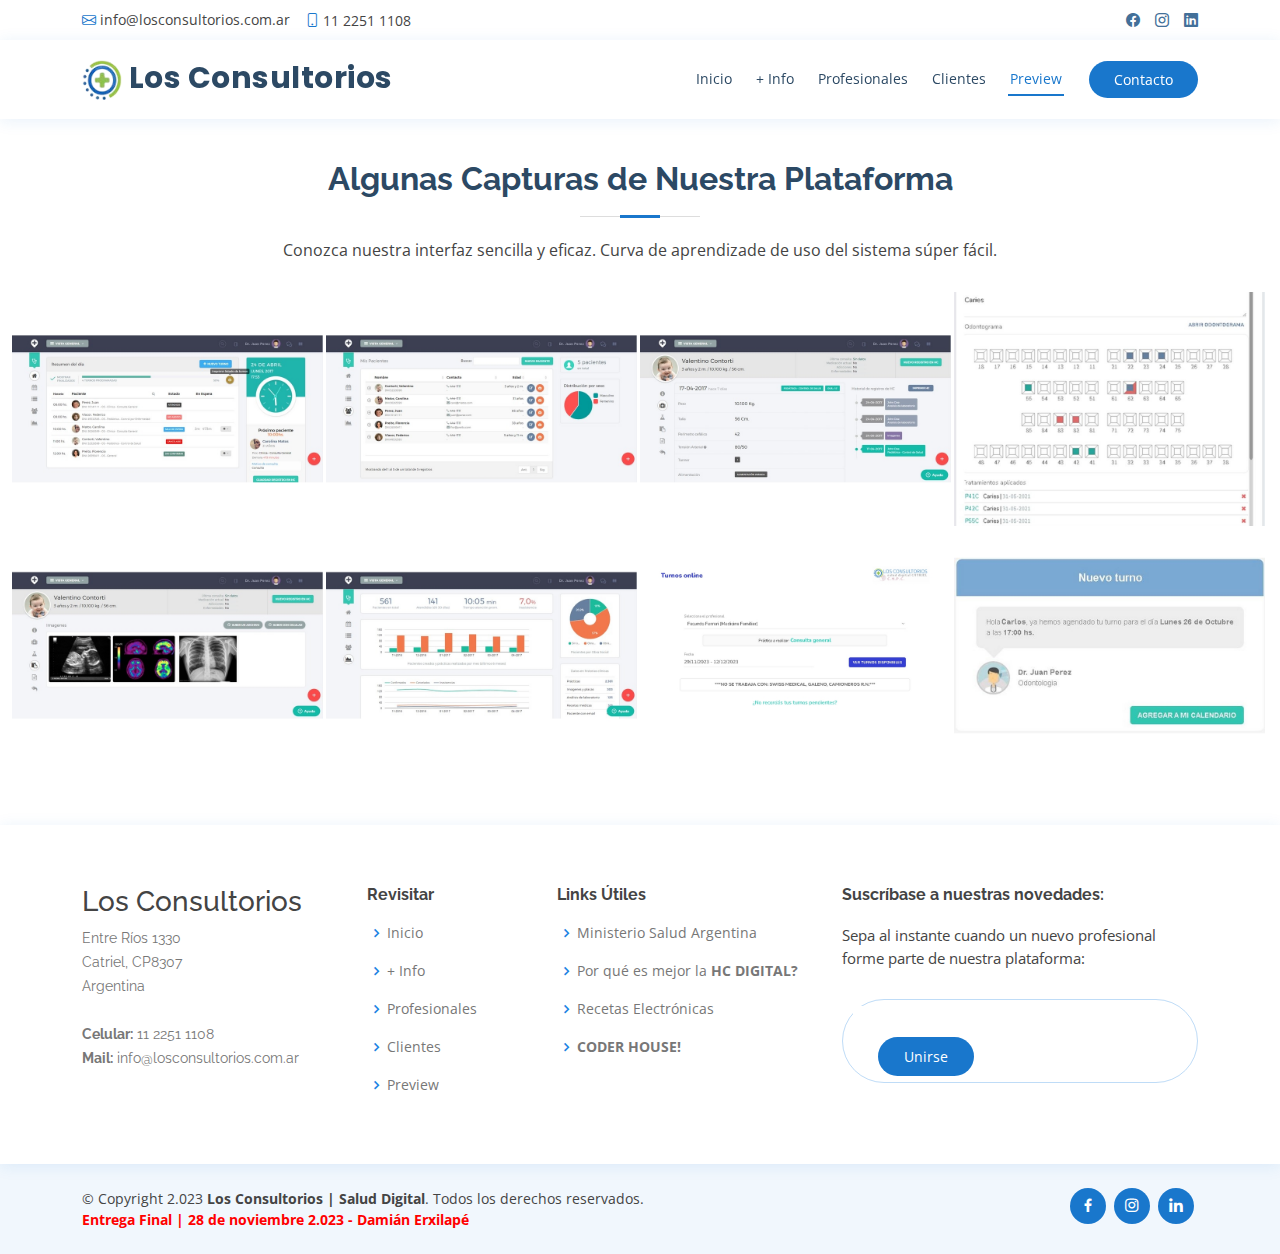
<file: pages/preview.html>
<!DOCTYPE html>
<html lang="es">

<head>
  <meta charset="utf-8">
  <meta content="width=device-width, initial-scale=1.0" name="viewport">
  <title>Preview | Los Consultorios</title>
  
  <meta name="author" content="Los Consultorios Salud Digital">

  <!-- METAS -->
  <meta name="description" content="Te mostramos algunas imágenes de lo fácil que es administrar tu consultorio | Los Consultorios Salud Digital ">
  <meta name="keywords" content="consultorio virtual, turnos online desde tu celular, autogestión de turnos, gestion de centros de salud online, historia clinica online, agenda de pacientes, interconsultas, red social medicos">

  <!-- FAVICON -->
  <link href="../favicon.ico" rel="icon">

  <!-- GOOGLE FONTS -->
  <link href="https://fonts.googleapis.com/css?family=Open+Sans:300,300i,400,400i,600,600i,700,700i|Raleway:300,300i,400,400i,500,500i,600,600i,700,700i|Poppins:300,300i,400,400i,500,500i,600,600i,700,700i" rel="stylesheet">

 <!-- BOOTSTRAP 5.0, ICONOS Y ANIMACIONES -->
 <link rel="stylesheet" href="../css/fontawesome-free/css/all.min.css">
 <link rel="stylesheet" href="../css/animate.css/animate.min.css">
 <link rel="stylesheet" href="../css/bootstrap/css/bootstrap.min.css">
 <link rel="stylesheet" href="../css/bootstrap-icons/bootstrap-icons.css">
 <link rel="stylesheet" href="../css/boxicons/css/boxicons.min.css">
 <link rel="stylesheet" href="../css/glightbox/css/glightbox.min.css">
 <link rel="stylesheet" href="../css/remixicon/remixicon.css">
 <link rel="stylesheet" href="../css/swiper/swiper-bundle.min.css">

 <!-- MODIFICADOR CSS -->
 <link href="../css/estilos.css" rel="stylesheet">
 
</head>
<body>

  <!-- BARRITA SUPERIOR -->
  <div id="topbar" class="d-flex align-items-center fixed-top">
    <div class="container d-flex justify-content-between">
      <div class="contact-info d-flex align-items-center">
        <i class="bi bi-envelope"></i> <a href="mailto:info@losconsultorios.com.ar">info@losconsultorios.com.ar</a>
        <i class="bi bi-phone"></i> 11 2251 1108
      </div>
      <div class="d-none d-lg-flex social-links align-items-center">
        <a href="https://www.facebook.com/damianerx" target="_blank" class="facebook"><i class="bi bi-facebook"></i></a>
        <a href="https://www.instagram.com/deimianerx/" target="_blank" class="instagram"><i class="bi bi-instagram"></i></a>
        <a href="https://www.linkedin.com/in/damianerxilape/" target="_blank" class="linkedin"><i class="bi bi-linkedin"></i></i></a>
      </div>
    </div>
  </div>

  <!-- HEADER -->
  <header id="header" class="fixed-top">
    <div class="container d-flex align-items-center">

      <h1 class="logo me-auto">
        <a href="../index.html"><img src="../assets/img/logoHeader.png" alt="" class="img-fluid"> Los Consultorios
        </a>
      </h1>
      
      <nav id="navbar" class="navbar order-last order-lg-0">
        <ul>
          <li><a class="nav-link scrollto" href="../index.html">Inicio</a></li>
          <li><a class="nav-link scrollto" href="./info.html">+ Info</a></li>
          <li><a class="nav-link scrollto" href="./profesionales.html">Profesionales</a></li>
          <li><a class="nav-link scrollto" href="./clientes.html">Clientes</a></li>
          <li><a class="nav-link scrollto active" href="./preview.html">Preview</a></li>
        </ul>
        <i class="bi bi-list mobile-nav-toggle"></i>
      </nav>

      <a href="./contacto.html" class="appointment-btn scrollto"><span class="d-none d-md-inline"></span>Contacto</a>

    </div>
  </header>
  <!-- FIN HEADER -->

  <main id="main">

    <!-- ======= SECCION CAPTURAS ======= -->
    <section id="gallery" class="gallery">
      <div class="container">

        <div class="section-title" style="margin-top: 100px;">
          <h2>Algunas Capturas de Nuestra Plataforma</h2>
          <p>Conozca nuestra interfaz sencilla y eficaz. Curva de aprendizade de uso del sistema súper fácil.</p>
        </div>
      </div>

      <div class="container-fluid">
        <div class="row g-0">

          <div class="col-lg-3 col-md-4">
            <div class="gallery-item">
              <a href="../assets/img/galeria/01.jpg" class="galelry-lightbox">
                <img src="../assets/img/galeria/01.jpg" alt="" class="img-fluid">
              </a>
            </div>
          </div>

          <div class="col-lg-3 col-md-4">
            <div class="gallery-item">
              <a href="../assets/img/galeria/02.jpg" class="galelry-lightbox">
                <img src="../assets/img/galeria/02.jpg" alt="" class="img-fluid">
              </a>
            </div>
          </div>

          <div class="col-lg-3 col-md-4">
            <div class="gallery-item">
              <a href="../assets/img/galeria/03.jpg" class="galelry-lightbox">
                <img src="../assets/img/galeria/03.jpg" alt="" class="img-fluid">
              </a>
            </div>
          </div>

          <div class="col-lg-3 col-md-4">
            <div class="gallery-item">
              <a href="../assets/img/galeria/04.jpg" class="galelry-lightbox">
                <img src="../assets/img/galeria/04.jpg" alt="" class="img-fluid">
              </a>
            </div>
          </div>

          <div class="col-lg-3 col-md-4">
            <div class="gallery-item">
              <a href="../assets/img/galeria/05.jpg" class="galelry-lightbox">
                <img src="../assets/img/galeria/05.jpg" alt="" class="img-fluid">
              </a>
            </div>
          </div>

          <div class="col-lg-3 col-md-4">
            <div class="gallery-item">
              <a href="../assets/img/galeria/06.jpg" class="galelry-lightbox">
                <img src="../assets/img/galeria/06.jpg" alt="" class="img-fluid">
              </a>
            </div>
          </div>

          <div class="col-lg-3 col-md-4">
            <div class="gallery-item">
              <a href="../assets/img/galeria/07.jpg" class="galelry-lightbox">
                <img src="../assets/img/galeria/07.jpg" alt="" class="img-fluid">
              </a>
            </div>
          </div>

          <div class="col-lg-3 col-md-4">
            <div class="gallery-item">
              <a href="../assets/img/galeria/08.jpg" class="galelry-lightbox">
                <img src="../assets/img/galeria/08.jpg" alt="" class="img-fluid">
              </a>
            </div>
          </div>

        </div>

      </div>
    </section>
    <!-- FIN SECCIÓN CAPTURAS -->

  </main>

  <footer id="footer">

    <div class="footer-top">
      <div class="container">
        <div class="row">

          <div class="col-lg-3 col-md-6 footer-contact">
            <h3>Los Consultorios</h3>
            <p>
              Entre Ríos 1330 <br>
              Catriel, CP8307<br>
              Argentina <br><br>
              <strong>Celular:</strong> 11 2251 1108<br>
              <strong>Mail:</strong> info@losconsultorios.com.ar<br>
            </p>
          </div>

          <div class="col-lg-2 col-md-6 footer-links">
            <h4>Revisitar</h4>
            <ul>
              <li><i class="bx bx-chevron-right"></i> <a href="../index.html">Inicio</a></li>
              <li><i class="bx bx-chevron-right"></i> <a href="./info.html">+ Info</a></li>
              <li><i class="bx bx-chevron-right"></i> <a href="./profesionales.html">Profesionales</a></li>
              <li><i class="bx bx-chevron-right"></i> <a href="./clientes.html">Clientes</a></li>
              <li><i class="bx bx-chevron-right"></i> <a href="./preview.html">Preview</a></li>
            </ul>
          </div>

          <div class="col-lg-3 col-md-6 footer-links">
            <h4>Links Útiles</h4>
            <ul>
              <li><i class="bx bx-chevron-right"></i> <a href="https://salud.gob.ar/" target="_blank">Ministerio Salud Argentina</a></li>
              <li><i class="bx bx-chevron-right"></i> <a href="https://salud.gob.ar/dels/entradas/historia-clinica-electronica" target="_blank">Por qué es mejor la <span><strong>HC DIGITAL?</strong></span></a></li>
              <li><i class="bx bx-chevron-right"></i> <a href="https://www.argentina.gob.ar/noticias/receta-digital-yo-electronica" target="_blank">Recetas Electrónicas</a></li>
              <li><i class="bx bx-chevron-right"></i> <a href="https://www.coderhouse.com" target="_blank"><strong>CODER HOUSE!</strong></a></li>
            </ul>
          </div>

          <div class="col-lg-4 col-md-6 footer-newsletter">
            <h4>Suscríbase a nuestras novedades:</h4>
            <p>Sepa al instante cuando un nuevo profesional forme parte de nuestra plataforma:</p>
            <form action="" method="post">
              <input type="email" name="email"><a class="btn appointment-btn" href="./404.html">Unirse</a>
            </form>
          </div>

        </div>
      </div>
    </div>

    <div class="container d-md-flex py-4">

      <div class="me-md-auto text-center text-md-start">
        <div class="copyright">
          &copy; Copyright 2.023 <strong><span>Los Consultorios | Salud Digital</span></strong>. Todos los derechos reservados.<br>
          <span class="entrega">Entrega Final | 28 de noviembre 2.023 - Damián Erxilapé</span>
        </div>
      </div>

      <!-- ICONOS DEL FOOTER -->
      <div class="social-links text-center text-md-right pt-3 pt-md-0">
        <a href="https://www.facebook.com/damianerx" target="_blank" class="facebook"><i class="bx bxl-facebook"></i></a>
        <a href="https://www.instagram.com/deimianerx/" target="_blank" class="instagram"><i class="bx bxl-instagram"></i></a>
        <a href="https://www.linkedin.com/in/damianerxilape/" target="_blank" class="linkedin"><i class="bx bxl-linkedin"></i></a>
      </div>
    </div>
  </footer>

  <div id="preloader"></div>
  <a href="#" class="back-to-top d-flex align-items-center justify-content-center"><i class="bi bi-arrow-up-short"></i></a>

<!-- JS ANIMACIONES -->
<script src="../css/purecounter/purecounter_vanilla.js"></script>
<script src="../css/bootstrap/js/bootstrap.bundle.min.js"></script>
<script src="../css/glightbox/js/glightbox.min.js"></script>
<script src="../css/swiper/swiper-bundle.min.js"></script>

<!-- JS MAIN Y CARGA -->
<script src="../js/main.js"></script>
</body>

</html>
</file>
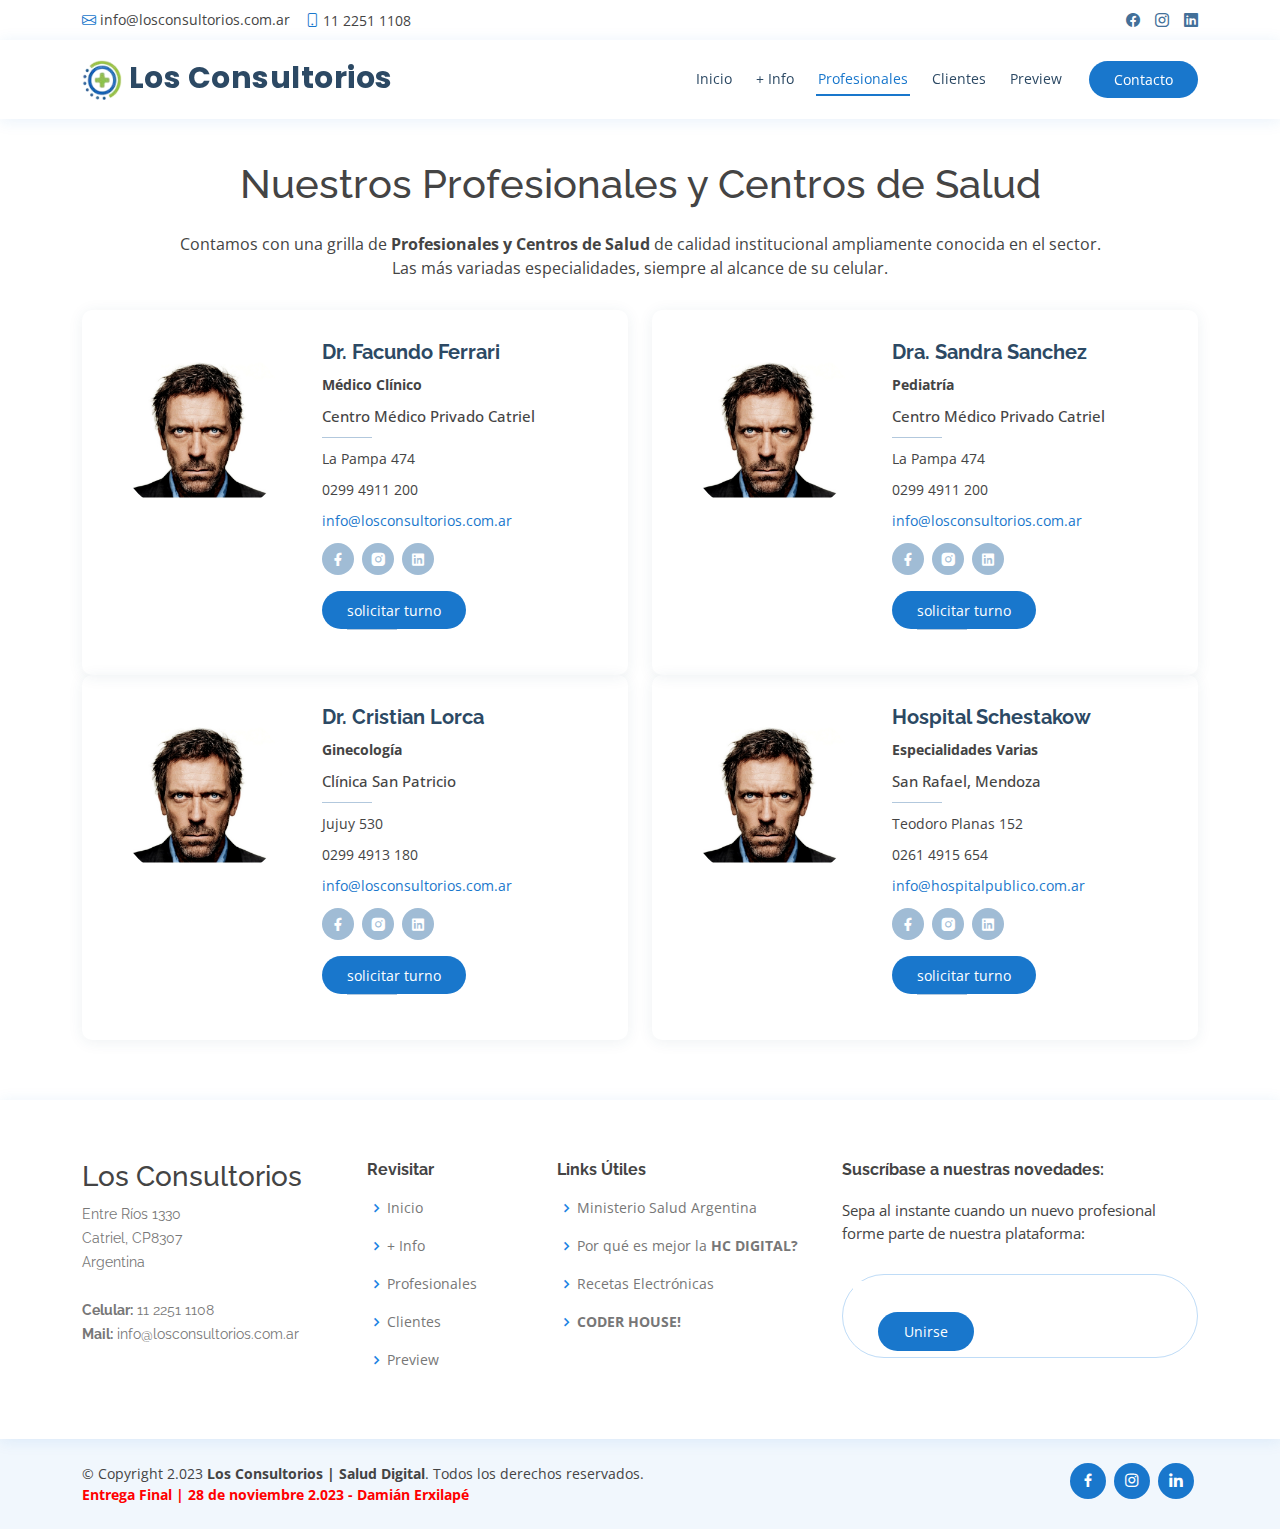
<file: pages/profesionales.html>
<!DOCTYPE html>
<html lang="es">

<head>
  <meta charset="utf-8">
  <meta content="width=device-width, initial-scale=1.0" name="viewport">
  <title>Red de Profesionales | Los Consultorios</title>
  
  <meta name="author" content="Los Consultorios Salud Digital">

  <!-- METATAGS -->
  <meta name="description" content="Te presentamos nuestra red de profesionales que YA están utilizando nuestra plataforma | Los Consultorios Salud Digital">

  <meta name="keywords" content="consultorio virtual, turnos online desde tu celular, autogestión de turnos, gestion de centros de salud online, historia clinica online, agenda de pacientes, interconsultas, red social medicos">

  <!-- FAVICON -->
  <link href="../favicon.ico" rel="icon">

  <!-- GOOGLE FONTS -->
  <link href="https://fonts.googleapis.com/css?family=Open+Sans:300,300i,400,400i,600,600i,700,700i|Raleway:300,300i,400,400i,500,500i,600,600i,700,700i|Poppins:300,300i,400,400i,500,500i,600,600i,700,700i" rel="stylesheet">

<!-- BOOTSTRAP 5.0, ICONOS Y ANIMACIONES -->
<link rel="stylesheet" href="../css/fontawesome-free/css/all.min.css">
<link rel="stylesheet" href="../css/animate.css/animate.min.css">
<link rel="stylesheet" href="../css/bootstrap/css/bootstrap.min.css">
<link rel="stylesheet" href="../css/bootstrap-icons/bootstrap-icons.css">
<link rel="stylesheet" href="../css/boxicons/css/boxicons.min.css">
<link rel="stylesheet" href="../css/glightbox/css/glightbox.min.css">
<link rel="stylesheet" href="../css/remixicon/remixicon.css">
<link rel="stylesheet" href="../css/swiper/swiper-bundle.min.css">

<!-- MODIFICADOR CSS -->
<link href="../css/estilos.css" rel="stylesheet">
 
</head>
<body>

  <!-- BARRITA SUPERIOR -->
  <div id="topbar" class="d-flex align-items-center fixed-top">
    <div class="container d-flex justify-content-between">
      <div class="contact-info d-flex align-items-center">
        <i class="bi bi-envelope"></i> <a href="mailto:info@losconsultorios.com.ar">info@losconsultorios.com.ar</a>
        <i class="bi bi-phone"></i> 11 2251 1108
      </div>
      <div class="d-none d-lg-flex social-links align-items-center">
        <a href="https://www.facebook.com/damianerx" target="_blank" class="facebook"><i class="bi bi-facebook"></i></a>
        <a href="https://www.instagram.com/deimianerx/" target="_blank" class="instagram"><i class="bi bi-instagram"></i></a>
        <a href="https://www.linkedin.com/in/damianerxilape/" target="_blank" class="linkedin"><i class="bi bi-linkedin"></i></i></a>
      </div>
    </div>
  </div>

  <!-- HEADER -->
  <header id="header" class="fixed-top">
    <div class="container d-flex align-items-center">

      <h1 class="logo me-auto">
        <a href="../index.html"><img src="../assets/img/logoHeader.png" alt="" class="img-fluid"> Los Consultorios
        </a>
      </h1>
      
      <nav id="navbar" class="navbar order-last order-lg-0">
        <ul>
          <li><a class="nav-link scrollto" href="../index.html">Inicio</a></li>
          <li><a class="nav-link scrollto" href="./info.html">+ Info</a></li>
          <li><a class="nav-link scrollto active" href="./profesionales.html">Profesionales</a></li>
          <li><a class="nav-link scrollto" href="./clientes.html">Clientes</a></li>
          <li><a class="nav-link scrollto" href="./preview.html">Preview</a></li>
        </ul>
        <i class="bi bi-list mobile-nav-toggle"></i>
      </nav>

      <a href="./contacto.html" class="appointment-btn scrollto"><span class="d-none d-md-inline"></span>Contacto</a>

    </div>
  </header>
  <!-- FIN HEADER -->



  <main id="main">
    <!-- ======= SECCION PROFESIONALES ======= -->
    <section id="doctors" class="doctors" style="margin-top: 100px";>
      <div class="container">

        <div class="section-title">
          <h1 class="mb-4">Nuestros Profesionales y Centros de Salud</h1>
          <p>Contamos con una grilla de <span><strong>Profesionales  y Centros de Salud</strong></span> de calidad institucional ampliamente conocida en el sector.</p>
            <p>Las más variadas especialidades, siempre al alcance de su celular.</p>
        </div>

        <div class="row">

          <div class="col-lg-6 mt-4 mt-lg-0">
            <div class="member d-flex align-items-start">
              <div class="pic"><img src="../assets/img/doctores/doc01.jpg" class="img-fluid" alt=""></div>
              <div class="member-info">
                <h4>Dr. Facundo Ferrari</h4>
                <p><strong>Médico Clínico</strong></p>
                <p><span>Centro Médico Privado Catriel</span></p>
                <p>La Pampa 474</p>
                <p>0299 4911 200</p>
                <p><a href="mailto:info@losconsultorios.com.ar">info@losconsultorios.com.ar</a>
                <div class="social">
                  <a href="https://www.facebook.com/consultorio.dr.ferrarifacundo" target="_blank"><i             class="ri-facebook-fill"></i></a>
                  <a href="./404.html"><i class="ri-instagram-fill"></i></a>
                  <a href="./404.html"> <i class="ri-linkedin-box-fill"></i></a>
                </div>
                <div>
                  <a href="https://cmpc.losconsultorios.com.ar" target="_blank" class="my-3 mx-0 appointment-btn"><span class="d-none d-md-inline"></span>solicitar turno</a>
                </div>
              </div>
            </div>
          </div>

          <div class="col-lg-6 mt-4 mt-lg-0">
            <div class="member d-flex align-items-start">
              <div class="pic"><img src="../assets/img/doctores/doc02.jpg" class="img-fluid" alt=""></div>
              <div class="member-info">
                <h4>Dra. Sandra Sanchez</h4>
                <p><strong>Pediatría</strong></p>
                <p><span>Centro Médico Privado Catriel</span></p>
                <p>La Pampa 474</p>
                <p>0299 4911 200</p>
                <p><a href="mailto:info@losconsultorios.com.ar">info@losconsultorios.com.ar</a>
                <div class="social">
                  <a href="https://www.facebook.com/sandra.sanchez.50159" target="_blank"><i class="ri-facebook-fill"></i></a>
                  <a href="./404.html"><i class="ri-instagram-fill"></i></a>
                  <a href="./404.html"> <i class="ri-linkedin-box-fill"></i></a>
                </div>
                <div>
                  <a href="https://cmpc.losconsultorios.com.ar" target="_blank" class="my-3 mx-0 appointment-btn"><span class="d-none d-md-inline"></span>solicitar turno</a>
                </div>
              </div>
            </div>
          </div>

          <div class="col-lg-6 mt-4 mt-lg-0">
            <div class="member d-flex align-items-start">
              <div class="pic"><img src="../assets/img/doctores/doc03.jpg" class="img-fluid" alt=""></div>
              <div class="member-info">
                <h4>Dr. Cristian Lorca</h4>
                <p><strong>Ginecología</strong></p>
                <p><span>Clínica San Patricio</span></p>
                <p>Jujuy 530</p>
                <p>0299 4913 180</p>
                <p><a href="mailto:info@losconsultorios.com.ar">info@losconsultorios.com.ar</a>
                <div class="social">
                  <a href="./404.html" target="_blank"><i class="ri-facebook-fill"></i></a>
                  <a href="./404.html"><i class="ri-instagram-fill"></i></a>
                  <a href="./404.html"> <i class="ri-linkedin-box-fill"></i></a>
                </div>
                <div>
                  <a href="https://externos.losconsultorios.com.ar" target="_blank" class="my-3 mx-0 appointment-btn"><span class="d-none d-md-inline"></span>solicitar turno</a>
                </div>
              </div>
            </div>
          </div>

          <div class="col-lg-6 mt-4 mt-lg-0">
            <div class="member d-flex align-items-start">
              <div class="pic"><img src="../assets/img/doctores/doc04.jpg" class="img-fluid" alt=""></div>
              <div class="member-info">
                <h4>Hospital Schestakow</h4>
                <p><strong>Especialidades Varias</strong></p>
                <p><span>San Rafael, Mendoza</span></p>
                <p>Teodoro Planas 152</p>
                <p>0261 4915 654</p>
                <p><a href="mailto:info@losconsultorios.com.ar">info@hospitalpublico.com.ar</a>
                <div class="social">
                  <a href="https://www.facebook.com/groups/642718609085819" target="_blank"><i class="ri-facebook-fill"></i></a>
                  <a href="./404.html"><i class="ri-instagram-fill"></i></a>
                  <a href="./404.html"> <i class="ri-linkedin-box-fill"></i></a>
                </div>
                <div>
                  <a href="https://turnos.hospitalpublico.com.ar" target="_blank" class="my-3 mx-0 appointment-btn"><span class="d-none d-md-inline"></span>solicitar turno</a>
                </div>
              </div>
            </div>
          </div>

        </div>

      </div>
    </section>
    <!-- FIN PROFESIONALES -->
  </main>

  <footer id="footer">

    <div class="footer-top">
      <div class="container">
        <div class="row">

          <div class="col-lg-3 col-md-6 footer-contact">
            <h3>Los Consultorios</h3>
            <p>
              Entre Ríos 1330 <br>
              Catriel, CP8307<br>
              Argentina <br><br>
              <strong>Celular:</strong> 11 2251 1108<br>
              <strong>Mail:</strong> info@losconsultorios.com.ar<br>
            </p>
          </div>

          <div class="col-lg-2 col-md-6 footer-links">
            <h4>Revisitar</h4>
            <ul>
              <li><i class="bx bx-chevron-right"></i> <a href="../index.html">Inicio</a></li>
              <li><i class="bx bx-chevron-right"></i> <a href="./info.html">+ Info</a></li>
              <li><i class="bx bx-chevron-right"></i> <a href="./profesionales.html">Profesionales</a></li>
              <li><i class="bx bx-chevron-right"></i> <a href="./clientes.html">Clientes</a></li>
              <li><i class="bx bx-chevron-right"></i> <a href="./preview.html">Preview</a></li>
            </ul>
          </div>

          <div class="col-lg-3 col-md-6 footer-links">
            <h4>Links Útiles</h4>
            <ul>
              <li><i class="bx bx-chevron-right"></i> <a href="https://salud.gob.ar/" target="_blank">Ministerio Salud Argentina</a></li>
              <li><i class="bx bx-chevron-right"></i> <a href="https://salud.gob.ar/dels/entradas/historia-clinica-electronica" target="_blank">Por qué es mejor la <span><strong>HC DIGITAL?</strong></span></a></li>
              <li><i class="bx bx-chevron-right"></i> <a href="https://www.argentina.gob.ar/noticias/receta-digital-yo-electronica" target="_blank">Recetas Electrónicas</a></li>
              <li><i class="bx bx-chevron-right"></i> <a href="https://www.coderhouse.com" target="_blank"><strong>CODER HOUSE!</strong></a></li>
            </ul>
          </div>

          <div class="col-lg-4 col-md-6 footer-newsletter">
            <h4>Suscríbase a nuestras novedades:</h4>
            <p>Sepa al instante cuando un nuevo profesional forme parte de nuestra plataforma:</p>
            <form action="" method="post">
              <input type="email" name="email"><a class="btn appointment-btn" href="./404.html">Unirse</a>
            </form>
          </div>

        </div>
      </div>
    </div>

    <div class="container d-md-flex py-4">

      <div class="me-md-auto text-center text-md-start">
        <div class="copyright">
          &copy; Copyright 2.023 <strong><span>Los Consultorios | Salud Digital</span></strong>. Todos los derechos reservados.<br>
          <span class="entrega">Entrega Final | 28 de noviembre 2.023 - Damián Erxilapé</span>
        </div>
      </div>

      <!-- ICONOS DEL FOOTER -->
      <div class="social-links text-center text-md-right pt-3 pt-md-0">
        <a href="https://www.facebook.com/damianerx" target="_blank" class="facebook"><i class="bx bxl-facebook"></i></a>
        <a href="https://www.instagram.com/deimianerx/" target="_blank" class="instagram"><i class="bx bxl-instagram"></i></a>
        <a href="https://www.linkedin.com/in/damianerxilape/" target="_blank" class="linkedin"><i class="bx bxl-linkedin"></i></a>
      </div>
    </div>
  </footer>

  <div id="preloader"></div>
  <a href="#" class="back-to-top d-flex align-items-center justify-content-center"><i class="bi bi-arrow-up-short"></i></a>

<!-- JS ANIMACIONES -->
<script src="../css/purecounter/purecounter_vanilla.js"></script>
<script src="../css/bootstrap/js/bootstrap.bundle.min.js"></script>
<script src="../css/glightbox/js/glightbox.min.js"></script>
<script src="../css/swiper/swiper-bundle.min.js"></script>

<!-- JS MAIN Y CARGA -->
<script src="../js/main.js"></script>
</body>

</html>
</file>
<file: css/estilos.css>
@charset "UTF-8";
/*VARIABLES*/
/* CARGADOR */
#preloader {
  position: fixed;
  top: 0;
  left: 0;
  right: 0;
  bottom: 0;
  z-index: 9999;
  overflow: hidden;
  background: #fff;
}

#preloader:before {
  content: "";
  position: fixed;
  top: calc(50% - 30px);
  left: calc(50% - 30px);
  border: 6px solid #1977cc;
  border-top-color: #d1e6f9;
  border-radius: 50%;
  width: 60px;
  height: 60px;
  animation: animate-preloader 1s linear infinite;
}

@keyframes animate-preloader {
  0% {
    transform: rotate(0deg);
  }
  100% {
    transform: rotate(360deg);
  }
}
/*-- BOTÓN VOLVER ARRIBA --*/
.back-to-top {
  position: fixed;
  visibility: hidden;
  opacity: 0;
  right: 15px;
  bottom: 15px;
  z-index: 996;
  background: #1977cc;
  width: 40px;
  height: 40px;
  border-radius: 4px;
  transition: all 0.4s;
}

.back-to-top i {
  font-size: 28px;
  color: #fff;
  line-height: 0;
}

.back-to-top:hover {
  background: #298ce5;
  color: #fff;
}

.back-to-top.active {
  visibility: visible;
  opacity: 1;
}

.datepicker-dropdown {
  padding: 20px !important;
}

body {
  font-family: "Open Sans", sans-serif;
  color: #444444;
}

a {
  color: #1977cc;
  text-decoration: none;
}

a:hover {
  color: #3291e6;
  text-decoration: none;
}

h1,
h2,
h3,
h4,
h5,
h6 {
  font-family: "Raleway", sans-serif;
}

section {
  padding: 60px 0;
  overflow: hidden;
}

.section-bg {
  background-color: #f1f7fd;
}

.section-title {
  text-align: center;
  padding-bottom: 30px;
}

.section-title h2 {
  font-size: 32px;
  font-weight: bold;
  margin-bottom: 20px;
  padding-bottom: 20px;
  position: relative;
  color: #2c4964;
}

.section-title h2::before {
  content: "";
  position: absolute;
  display: block;
  width: 120px;
  height: 1px;
  background: #ddd;
  bottom: 1px;
  left: calc(50% - 60px);
}

.section-title h2::after {
  content: "";
  position: absolute;
  display: block;
  width: 40px;
  height: 3px;
  background: #1977cc;
  bottom: 0;
  left: calc(50% - 20px);
}

.section-title p {
  margin-bottom: 0;
}

.breadcrumbs {
  padding: 20px 0;
  background-color: #f1f7fd;
  min-height: 40px;
  margin-top: 120px;
}

@media (max-width: 992px) {
  .breadcrumbs {
    margin-top: 100px;
  }
}
.breadcrumbs h2 {
  font-size: 24px;
  font-weight: 300;
  margin: 0;
}

@media (max-width: 992px) {
  .breadcrumbs h2 {
    margin: 0 0 10px 0;
  }
}
.breadcrumbs ol {
  display: flex;
  flex-wrap: wrap;
  list-style: none;
  padding: 0;
  margin: 0;
  font-size: 14px;
}

.breadcrumbs ol li + li {
  padding-left: 10px;
}

.breadcrumbs ol li + li::before {
  display: inline-block;
  padding-right: 10px;
  color: #6c757d;
  content: "/";
}

@media (max-width: 768px) {
  .breadcrumbs .d-flex {
    display: block !important;
  }
  .breadcrumbs ol {
    display: block;
  }
  .breadcrumbs ol li {
    display: inline-block;
  }
}
/*-- HEADER --*/
#header {
  background: #fff;
  transition: all 0.5s;
  z-index: 997;
  padding: 15px 0;
  top: 40px;
  box-shadow: 0px 2px 15px rgba(25, 119, 204, 0.1);
}

#header.header-scrolled {
  top: 0;
}

#header .logo {
  font-size: 30px;
  margin: 0;
  padding: 0;
  line-height: 1;
  font-weight: 700;
  letter-spacing: 0.5px;
  font-family: "Poppins", sans-serif;
}

#header .logo a {
  color: #2c4964;
}

#header .logo img {
  max-height: 40px;
}

/* BOTON CONTACTO */
.appointment-btn {
  margin-left: 25px;
  background: #1977cc;
  color: #fff;
  border-radius: 50px;
  padding: 8px 25px;
  white-space: nowrap;
  transition: 0.3s;
  font-size: 14px;
  display: inline-block;
}

.appointment-btn:hover {
  background: #166ab5;
  color: #fff;
}

@media (max-width: 768px) {
  .appointment-btn {
    margin: 0 15px 0 0;
    padding: 6px 18px;
  }
}
.navbar {
  padding: 0;
}

.navbar ul {
  margin: 0;
  padding: 0;
  display: flex;
  list-style: none;
  align-items: center;
}

.navbar li {
  position: relative;
}

.navbar > ul > li {
  position: relative;
  white-space: nowrap;
  padding: 8px 0 8px 20px;
}

.navbar a,
.navbar a:focus {
  display: flex;
  align-items: center;
  justify-content: space-between;
  font-size: 14px;
  color: #2c4964;
  white-space: nowrap;
  transition: 0.3s;
  border-bottom: 2px solid #fff;
  padding: 5px 2px;
}

.navbar a i,
.navbar a:focus i {
  font-size: 12px;
  line-height: 0;
  margin-left: 5px;
}

.navbar a:hover,
.navbar .active,
.navbar .active:focus,
.navbar li:hover > a {
  color: #1977cc;
  border-color: #1977cc;
}

.navbar .dropdown ul {
  display: block;
  position: absolute;
  left: 20px;
  top: calc(100% + 30px);
  margin: 0;
  padding: 10px 0;
  z-index: 99;
  opacity: 0;
  visibility: hidden;
  background: #fff;
  box-shadow: 0px 0px 30px rgba(127, 137, 161, 0.25);
  transition: 0.3s;
}

.navbar .dropdown ul li {
  min-width: 200px;
}

.navbar .dropdown ul a {
  padding: 10px 20px;
  font-size: 14px;
  font-weight: 500;
  text-transform: none;
  color: #082744;
  border: none;
}

.navbar .dropdown ul a i {
  font-size: 12px;
}

.navbar .dropdown ul a:hover,
.navbar .dropdown ul .active:hover,
.navbar .dropdown ul li:hover > a {
  color: #1977cc;
}

.navbar .dropdown:hover > ul {
  opacity: 1;
  top: 100%;
  visibility: visible;
}

.navbar .dropdown .dropdown ul {
  top: 0;
  left: calc(100% - 30px);
  visibility: hidden;
}

.navbar .dropdown .dropdown:hover > ul {
  opacity: 1;
  top: 0;
  left: 100%;
  visibility: visible;
}

@media (max-width: 1366px) {
  .navbar .dropdown .dropdown ul {
    left: -90%;
  }
  .navbar .dropdown .dropdown:hover > ul {
    left: -100%;
  }
}
/* NAVEGACIÓN MÓVIL */
.mobile-nav-toggle {
  color: #2c4964;
  font-size: 28px;
  cursor: pointer;
  display: none;
  line-height: 0;
  transition: 0.5s;
}

.mobile-nav-toggle.bi-x {
  color: #fff;
}

@media (max-width: 991px) {
  .mobile-nav-toggle {
    display: block;
  }
  .navbar ul {
    display: none;
  }
}
.navbar-mobile {
  position: fixed;
  overflow: hidden;
  top: 0;
  right: 0;
  left: 0;
  bottom: 0;
  background: rgba(28, 47, 65, 0.9);
  transition: 0.3s;
  z-index: 999;
}

.navbar-mobile .mobile-nav-toggle {
  position: absolute;
  top: 15px;
  right: 15px;
}

.navbar-mobile ul {
  display: block;
  position: absolute;
  top: 55px;
  right: 15px;
  bottom: 15px;
  left: 15px;
  padding: 10px 0;
  background-color: #fff;
  overflow-y: auto;
  transition: 0.3s;
}

.navbar-mobile > ul > li {
  padding: 0;
}

.navbar-mobile a,
.navbar-mobile a:focus {
  padding: 10px 20px;
  font-size: 15px;
  color: #2c4964;
  border: none;
}

.navbar-mobile a:hover,
.navbar-mobile .active,
.navbar-mobile li:hover > a {
  color: #1977cc;
}

.navbar-mobile .getstarted,
.navbar-mobile .getstarted:focus {
  margin: 15px;
}

.navbar-mobile .dropdown ul {
  position: static;
  display: none;
  margin: 10px 20px;
  padding: 10px 0;
  z-index: 99;
  opacity: 1;
  visibility: visible;
  background: #fff;
  box-shadow: 0px 0px 30px rgba(127, 137, 161, 0.25);
}

.navbar-mobile .dropdown ul li {
  min-width: 200px;
}

.navbar-mobile .dropdown ul a {
  padding: 10px 20px;
}

.navbar-mobile .dropdown ul a i {
  font-size: 12px;
}

.navbar-mobile .dropdown ul a:hover,
.navbar-mobile .dropdown ul .active:hover,
.navbar-mobile .dropdown ul li:hover > a {
  color: #1977cc;
}

.navbar-mobile .dropdown > .dropdown-active {
  display: block;
}

/*-- CONTADORES --*/
.counts {
  background: #f1f7fd;
  padding: 70px 0 60px;
}

.counts .count-box {
  padding: 30px 30px 25px 30px;
  width: 100%;
  position: relative;
  text-align: center;
  background: #fff;
}

.counts .count-box i {
  position: absolute;
  top: -25px;
  left: 50%;
  transform: translateX(-50%);
  font-size: 20px;
  background: #1977cc;
  color: #fff;
  border-radius: 50px;
  display: inline-flex;
  align-items: center;
  justify-content: center;
  width: 48px;
  height: 48px;
}

.counts .count-box span {
  font-size: 36px;
  display: block;
  font-weight: 600;
  color: #082744;
}

.counts .count-box p {
  padding: 0;
  margin: 0;
  font-family: "Raleway", sans-serif;
  font-size: 14px;
}

/*-- BARRA SUPERIOR --*/
#topbar {
  background: #fff;
  height: 40px;
  font-size: 14px;
  transition: all 0.5s;
  z-index: 996;
}

#topbar.topbar-scrolled {
  top: -40px;
}

#topbar .contact-info a {
  line-height: 1;
  color: #444444;
  transition: 0.3s;
}

#topbar .contact-info a:hover {
  color: #1977cc;
}

#topbar .contact-info i {
  color: #1977cc;
  padding-right: 4px;
  margin-left: 15px;
  line-height: 0;
}

#topbar .contact-info i:first-child {
  margin-left: 0;
}

#topbar .social-links a {
  color: #437099;
  padding-left: 15px;
  display: inline-block;
  line-height: 1px;
  transition: 0.3s;
}

#topbar .social-links a:hover {
  color: #1977cc;
}

#topbar .social-links a:first-child {
  border-left: 0;
}

/*-- SECCION PRINCIPAL "HERO" --*/
#hero {
  width: 100%;
  height: 90vh;
  background: url("../assets/img/img-bg.jpg") top center;
  background-size: cover;
  margin-bottom: -200px;
}

#hero .container {
  position: relative;
}

#hero h1 {
  margin: 0;
  font-size: 48px;
  font-weight: 700;
  line-height: 56px;
  text-transform: uppercase;
  color: #2c4964;
}

#hero h2 {
  color: #2c4964;
  margin: 10px 0 0 0;
  font-size: 24px;
}

#hero .btn-get-started {
  font-family: "Raleway", sans-serif;
  text-transform: uppercase;
  font-weight: 500;
  font-size: 14px;
  letter-spacing: 1px;
  display: inline-block;
  padding: 12px 35px;
  margin-top: 30px;
  border-radius: 50px;
  transition: 0.5s;
  color: #fff;
  background: #1977cc;
}

#hero .btn-get-started:hover {
  background: #3291e6;
}

@media (min-width: 1024px) {
  #hero {
    background-attachment: fixed;
  }
}
@media (max-width: 992px) {
  #hero {
    margin-bottom: 0;
    height: 100vh;
  }
  #hero .container {
    padding-bottom: 63px;
  }
  #hero h1 {
    font-size: 28px;
    line-height: 36px;
  }
  #hero h2 {
    font-size: 18px;
    line-height: 24px;
    margin-bottom: 30px;
  }
}
@media (max-height: 600px) {
  #hero {
    height: 110vh;
  }
}
.why-us .content {
  padding: 30px;
  background: #1977cc;
  border-radius: 4px;
  color: #fff;
}

.why-us .content h3 {
  font-weight: 700;
  font-size: 34px;
  margin-bottom: 30px;
}

.why-us .content p {
  margin-bottom: 30px;
}

.why-us .content .more-btn {
  display: inline-block;
  background: rgba(255, 255, 255, 0.2);
  padding: 6px 30px 8px 30px;
  color: #fff;
  border-radius: 50px;
  transition: all ease-in-out 0.4s;
}

.why-us .content .more-btn i {
  font-size: 14px;
}

.why-us .content .more-btn:hover {
  color: #1977cc;
  background: #fff;
}

.why-us .icon-boxes .icon-box {
  text-align: center;
  border-radius: 10px;
  background: #fff;
  box-shadow: 0px 2px 15px rgba(0, 0, 0, 0.1);
  padding: 40px 30px;
  width: 100%;
}

.why-us .icon-boxes .icon-box i {
  font-size: 40px;
  color: #1977cc;
  margin-bottom: 30px;
}

.why-us .icon-boxes .icon-box h4 {
  font-size: 20px;
  font-weight: 700;
  margin: 0 0 30px 0;
}

.why-us .icon-boxes .icon-box p {
  font-size: 15px;
  color: #848484;
}

.about .icon-boxes h4 {
  font-size: 18px;
  color: #4b7dab;
  margin-bottom: 15px;
}

.about .icon-boxes h3 {
  font-size: 28px;
  font-weight: 700;
  color: #2c4964;
  margin-bottom: 15px;
}

.about .icon-box {
  margin-top: 40px;
}

.about .icon-box .icon {
  float: left;
  display: flex;
  align-items: center;
  justify-content: center;
  width: 64px;
  height: 64px;
  border: 2px solid #8dc2f1;
  border-radius: 50px;
  transition: 0.5s;
}

.about .icon-box .icon i {
  color: #1977cc;
  font-size: 32px;
}

.about .icon-box:hover .icon {
  background: #1977cc;
  border-color: #1977cc;
}

.about .icon-box:hover .icon i {
  color: #fff;
}

.about .icon-box .title {
  margin-left: 85px;
  font-weight: 700;
  margin-bottom: 10px;
  font-size: 18px;
}

.about .icon-box .title a {
  color: #343a40;
  transition: 0.3s;
}

.about .icon-box .title a:hover {
  color: #1977cc;
}

.about .icon-box .description {
  margin-left: 85px;
  line-height: 24px;
  font-size: 14px;
}

.about .video-box {
  background: url("../assets/img/docs.jpg") center center no-repeat;
  background-size: cover;
  min-height: 500px;
  border-radius: 15px;
}

.about .play-btn {
  width: 94px;
  height: 94px;
  background: radial-gradient(#1977cc 50%, rgba(25, 119, 204, 0.4) 52%);
  border-radius: 50%;
  display: block;
  position: absolute;
  left: calc(50% - 47px);
  top: calc(50% - 47px);
  overflow: hidden;
}

.about .play-btn::after {
  content: "";
  position: absolute;
  left: 50%;
  top: 50%;
  transform: translateX(-40%) translateY(-50%);
  width: 0;
  height: 0;
  border-top: 10px solid transparent;
  border-bottom: 10px solid transparent;
  border-left: 15px solid #fff;
  z-index: 100;
  transition: all 400ms cubic-bezier(0.55, 0.055, 0.675, 0.19);
}

.about .play-btn::before {
  content: "";
  position: absolute;
  width: 120px;
  height: 120px;
  animation-delay: 0s;
  animation: pulsate-btn 2s;
  animation-direction: forwards;
  animation-iteration-count: infinite;
  animation-timing-function: steps;
  opacity: 1;
  border-radius: 50%;
  border: 5px solid rgba(25, 119, 204, 0.7);
  top: -15%;
  left: -15%;
  background: rgba(198, 16, 0, 0);
}

.about .play-btn:hover::after {
  border-left: 15px solid #1977cc;
  transform: scale(20);
}

.about .play-btn:hover::before {
  content: "";
  position: absolute;
  left: 50%;
  top: 50%;
  transform: translateX(-40%) translateY(-50%);
  width: 0;
  height: 0;
  border: none;
  border-top: 10px solid transparent;
  border-bottom: 10px solid transparent;
  border-left: 15px solid #fff;
  z-index: 200;
  animation: none;
  border-radius: 0;
}

@keyframes pulsate-btn {
  0% {
    transform: scale(0.6, 0.6);
    opacity: 1;
  }
  100% {
    transform: scale(1, 1);
    opacity: 0;
  }
}
/*-- CONTADORES --*/
.counts {
  background: #f1f7fd;
  padding: 70px 0 60px;
}

.counts .count-box {
  padding: 30px 30px 25px 30px;
  width: 100%;
  position: relative;
  text-align: center;
  background: #fff;
}

.counts .count-box i {
  position: absolute;
  top: -25px;
  left: 50%;
  transform: translateX(-50%);
  font-size: 20px;
  background: #1977cc;
  color: #fff;
  border-radius: 50px;
  display: inline-flex;
  align-items: center;
  justify-content: center;
  width: 48px;
  height: 48px;
}

.counts .count-box span {
  font-size: 36px;
  display: block;
  font-weight: 600;
  color: #082744;
}

.counts .count-box p {
  padding: 0;
  margin: 0;
  font-family: "Raleway", sans-serif;
  font-size: 14px;
}

.services .icon-box {
  text-align: center;
  border: 1px solid #d5e1ed;
  padding: 80px 20px;
  transition: all ease-in-out 0.3s;
}

.services .icon-box .icon {
  margin: 0 auto;
  width: 64px;
  height: 64px;
  background: #1977cc;
  border-radius: 5px;
  transition: all 0.3s ease-out 0s;
  display: flex;
  align-items: center;
  justify-content: center;
  margin-bottom: 20px;
  transform-style: preserve-3d;
  position: relative;
  z-index: 2;
}

.services .icon-box .icon i {
  color: #fff;
  font-size: 28px;
  transition: ease-in-out 0.3s;
}

.services .icon-box .icon::before {
  position: absolute;
  content: "";
  left: -8px;
  top: -8px;
  height: 100%;
  width: 100%;
  background: rgba(25, 119, 204, 0.2);
  border-radius: 5px;
  transition: all 0.3s ease-out 0s;
  transform: translateZ(-1px);
  z-index: -1;
}

.services .icon-box h4 {
  font-weight: 700;
  margin-bottom: 15px;
  font-size: 24px;
}

.services .icon-box h4 a {
  color: #2c4964;
}

.services .icon-box p {
  line-height: 24px;
  font-size: 14px;
  margin-bottom: 0;
}

.services .icon-box:hover {
  background: #1977cc;
  border-color: #1977cc;
}

.services .icon-box:hover .icon {
  background: #fff;
}

.services .icon-box:hover .icon i {
  color: #1977cc;
}

.services .icon-box:hover .icon::before {
  background: rgba(255, 255, 255, 0.3);
}

.services .icon-box:hover h4 a,
.services .icon-box:hover p {
  color: #fff;
}

.appointment input:focus,
.appointment textarea:focus,
.appointment select:focus {
  border-color: #1977cc;
}

.appointment input,
.appointment select {
  height: 44px;
}

.appointment textarea {
  padding: 10px 12px;
}

button[type=submit] {
  background: #1977cc;
  border: 0;
  padding: 10px 35px;
  color: #fff;
  transition: 0.4s;
  border-radius: 50px;
}

.appointment button[type=submit]:hover {
  background: #1c84e3;
}

.departments {
  overflow: hidden;
}

.departments .nav-tabs {
  border: 0;
}

.departments .nav-link {
  border: 0;
  padding: 12px 15px 12px 0;
  transition: 0.3s;
  color: #2c4964;
  border-radius: 0;
  border-right: 2px solid #ebf1f6;
  font-weight: 600;
  font-size: 15px;
}

.departments .nav-link:hover {
  color: #1977cc;
}

.departments .nav-link.active {
  color: #1977cc;
  border-color: #1977cc;
}

.departments .tab-pane.active {
  animation: fadeIn 0.5s ease-out;
}

.departments .details h3 {
  font-size: 26px;
  font-weight: 600;
  margin-bottom: 20px;
  color: #2c4964;
}

.departments .details p {
  color: #777777;
}

.departments .details p:last-child {
  margin-bottom: 0;
}

@media (max-width: 992px) {
  .departments .nav-link {
    border: 0;
    padding: 15px;
  }
  .departments .nav-link.active {
    color: #fff;
    background: #1977cc;
  }
}
.doctors {
  background: #fff;
}

.doctors .member {
  position: relative;
  box-shadow: 0px 2px 15px rgba(44, 73, 100, 0.08);
  padding: 30px;
  border-radius: 10px;
}

.doctors .member .pic {
  overflow: hidden;
  width: 180px;
  border-radius: 50%;
}

.doctors .member .pic img {
  transition: ease-in-out 0.3s;
}

.doctors .member:hover img {
  transform: scale(1.1);
}

.doctors .member .member-info {
  padding-left: 30px;
}

.doctors .member h4 {
  font-weight: 700;
  margin-bottom: 5px;
  font-size: 20px;
  color: #2c4964;
}

.doctors .member span {
  display: block;
  font-size: 15px;
  padding-bottom: 10px;
  position: relative;
  font-weight: 500;
}

.doctors .member span::after {
  content: "";
  position: absolute;
  display: block;
  width: 50px;
  height: 1px;
  background: #b2c8dd;
  bottom: 0;
  left: 0;
}

.doctors .member p {
  margin: 10px 0 0 0;
  font-size: 14px;
}

.doctors .member .social {
  margin-top: 12px;
  display: flex;
  align-items: center;
  justify-content: flex-start;
}

.doctors .member .social a {
  transition: ease-in-out 0.3s;
  display: flex;
  align-items: center;
  justify-content: center;
  border-radius: 50px;
  width: 32px;
  height: 32px;
  background: #a0bcd5;
}

.doctors .member .social a i {
  color: #fff;
  font-size: 16px;
  margin: 0 2px;
}

.doctors .member .social a:hover {
  background: #1977cc;
}

.doctors .member .social a + a {
  margin-left: 8px;
}

/*-- FAQ's --*/
.faq .faq-list {
  padding: 0 100px;
}

.faq .faq-list ul {
  padding: 0;
  list-style: none;
}

.faq .faq-list li + li {
  margin-top: 15px;
}

.faq .faq-list li {
  padding: 20px;
  background: #fff;
  border-radius: 4px;
  position: relative;
}

.faq .faq-list a {
  display: block;
  position: relative;
  font-family: "Poppins", sans-serif;
  font-size: 16px;
  line-height: 24px;
  font-weight: 500;
  padding: 0 30px;
  outline: none;
  cursor: pointer;
}

.faq .faq-list .icon-help {
  font-size: 24px;
  position: absolute;
  right: 0;
  left: 20px;
  color: #76b5ee;
}

.faq .faq-list .icon-show,
.faq .faq-list .icon-close {
  font-size: 24px;
  position: absolute;
  right: 0;
  top: 0;
}

.faq .faq-list p {
  margin-bottom: 0;
  padding: 10px 0 0 0;
}

.faq .faq-list .icon-show {
  display: none;
}

.faq .faq-list a.collapsed {
  color: #343a40;
}

.faq .faq-list a.collapsed:hover {
  color: #1977cc;
}

.faq .faq-list a.collapsed .icon-show {
  display: inline-block;
}

.faq .faq-list a.collapsed .icon-close {
  display: none;
}

@media (max-width: 1200px) {
  .faq .faq-list {
    padding: 0;
  }
}
.testimonials .testimonial-wrap {
  padding-left: 50px;
}

.testimonials .testimonials-carousel,
.testimonials .testimonials-slider {
  overflow: hidden;
}

.testimonials .testimonial-item {
  box-sizing: content-box;
  padding: 30px 30px 30px 60px;
  margin: 30px 15px;
  min-height: 200px;
  box-shadow: 0px 2px 12px rgba(44, 73, 100, 0.08);
  position: relative;
  background: #fff;
}

.testimonials .testimonial-item .testimonial-img {
  width: 90px;
  border-radius: 10px;
  border: 6px solid #fff;
  position: absolute;
  left: -45px;
}

.testimonials .testimonial-item h3 {
  font-size: 18px;
  font-weight: bold;
  margin: 10px 0 5px 0;
  color: #111;
}

.testimonials .testimonial-item h4 {
  font-size: 14px;
  color: #999;
  margin: 0;
}

.testimonials .testimonial-item .quote-icon-left,
.testimonials .testimonial-item .quote-icon-right {
  color: #badaf7;
  font-size: 26px;
}

.testimonials .testimonial-item .quote-icon-left {
  display: inline-block;
  left: -5px;
  position: relative;
}

.testimonials .testimonial-item .quote-icon-right {
  display: inline-block;
  right: -5px;
  position: relative;
  top: 10px;
}

.testimonials .testimonial-item p {
  font-style: italic;
  margin: 15px auto 15px auto;
}

.testimonials .swiper-pagination {
  margin-top: 20px;
  position: relative;
}

.testimonials .swiper-pagination .swiper-pagination-bullet {
  width: 12px;
  height: 12px;
  background-color: #fff;
  opacity: 1;
  border: 1px solid #1977cc;
}

.testimonials .swiper-pagination .swiper-pagination-bullet-active {
  background-color: #1977cc;
}

@media (max-width: 767px) {
  .testimonials .testimonial-wrap {
    padding-left: 0;
  }
  .testimonials .testimonials-carousel,
  .testimonials .testimonials-slider {
    overflow: hidden;
  }
  .testimonials .testimonial-item {
    padding: 30px;
    margin: 15px;
  }
  .testimonials .testimonial-item .testimonial-img {
    position: static;
    left: auto;
  }
}
.gallery .gallery-item {
  overflow: hidden;
  border-right: 3px solid #fff;
  border-bottom: 3px solid #fff;
}

.gallery .gallery-item img {
  transition: all ease-in-out 0.4s;
}

.gallery .gallery-item:hover img {
  transform: scale(1.1);
}

.contact .info {
  width: 100%;
  background: #fff;
}

.contact .info i {
  font-size: 20px;
  color: #1977cc;
  float: left;
  width: 44px;
  height: 44px;
  background: #d6e9fa;
  display: flex;
  justify-content: center;
  align-items: center;
  border-radius: 50px;
  transition: all 0.3s ease-in-out;
}

.contact .info h4 {
  padding: 0 0 0 60px;
  font-size: 22px;
  font-weight: 600;
  margin-bottom: 5px;
  color: #2c4964;
}

.contact .info p {
  padding: 0 0 0 60px;
  margin-bottom: 0;
  font-size: 14px;
  color: #4b7dab;
}

.contact .info .email,
.contact .info .phone {
  margin-top: 40px;
}

.contact .info .email:hover i,
.contact .info .address:hover i,
.contact .info .phone:hover i {
  background: #1977cc;
  color: #fff;
}

.contact {
  width: 100%;
  background: #fff;
}

.contact .form-group {
  padding-bottom: 8px;
}

.contact .error-message {
  display: none;
  color: #fff;
  background: #ed3c0d;
  text-align: left;
  padding: 15px;
  font-weight: 600;
}

.contact .error-message br + br {
  margin-top: 25px;
}

@keyframes animate-loading {
  0% {
    transform: rotate(0deg);
  }
  100% {
    transform: rotate(360deg);
  }
}
.entrega {
  color: red;
  font-weight: 700;
  text-align: center;
}

/*-- FOOTER --*/
#footer {
  color: #444444;
  font-size: 14px;
  background: #f1f7fd;
}

#footer .footer-top {
  padding: 60px 0 30px 0;
  background: #fff;
  box-shadow: 0px 2px 15px rgba(25, 119, 204, 0.1);
}

#footer .footer-top .footer-contact {
  margin-bottom: 30px;
}

#footer .footer-top .footer-contact h4 {
  font-size: 22px;
  margin: 0 0 30px 0;
  padding: 2px 0 2px 0;
  line-height: 1;
  font-weight: 700;
}

#footer .footer-top .footer-contact p {
  font-size: 14px;
  line-height: 24px;
  margin-bottom: 0;
  font-family: "Raleway", sans-serif;
  color: #777777;
}

#footer .footer-top h4 {
  font-size: 16px;
  font-weight: bold;
  color: #444444;
  position: relative;
  padding-bottom: 12px;
}

#footer .footer-top .footer-links {
  margin-bottom: 30px;
}

#footer .footer-top .footer-links ul {
  list-style: none;
  padding: 0;
  margin: 0;
}

#footer .footer-top .footer-links ul i {
  padding-right: 2px;
  color: #1c84e3;
  font-size: 18px;
  line-height: 1;
}

#footer .footer-top .footer-links ul li {
  padding: 10px 0;
  display: flex;
  align-items: center;
}

#footer .footer-top .footer-links ul li:first-child {
  padding-top: 0;
}

#footer .footer-top .footer-links ul a {
  color: #777777;
  transition: 0.3s;
  display: inline-block;
  line-height: 1;
}

#footer .footer-top .footer-links ul a:hover {
  text-decoration: none;
  color: #1977cc;
}

#footer .footer-newsletter {
  font-size: 15px;
}

#footer .footer-newsletter h4 {
  font-size: 16px;
  font-weight: bold;
  color: #444444;
  position: relative;
  padding-bottom: 12px;
}

#footer .footer-newsletter form {
  margin-top: 30px;
  background: #fff;
  padding: 6px 10px;
  position: relative;
  border-radius: 50px;
  text-align: left;
  border: 1px solid #bfdcf7;
}

#footer .footer-newsletter form input[type=email] {
  border: 0;
  padding: 4px 8px;
  width: calc(100% - 100px);
}

#footer .footer-newsletter form input[type=submit] {
  position: absolute;
  top: 0;
  right: 0;
  bottom: 0;
  border: 0;
  background: none;
  font-size: 16px;
  padding: 0 20px;
  background: #1977cc;
  color: #fff;
  transition: 0.3s;
  border-radius: 50px;
}

#footer .footer-newsletter form input[type=submit]:hover {
  background: #1c84e3;
}

#footer .credits {
  padding-top: 5px;
  font-size: 13px;
  color: #444444;
}

#footer .social-links a {
  font-size: 18px;
  display: inline-block;
  background: #1977cc;
  color: #fff;
  line-height: 1;
  padding: 8px 0;
  margin-right: 4px;
  border-radius: 50%;
  text-align: center;
  width: 36px;
  height: 36px;
  transition: 0.3s;
}

#footer .social-links a:hover {
  background: #1c84e3;
  color: #fff;
  text-decoration: none;
}/*# sourceMappingURL=estilos.css.map */
</file>
